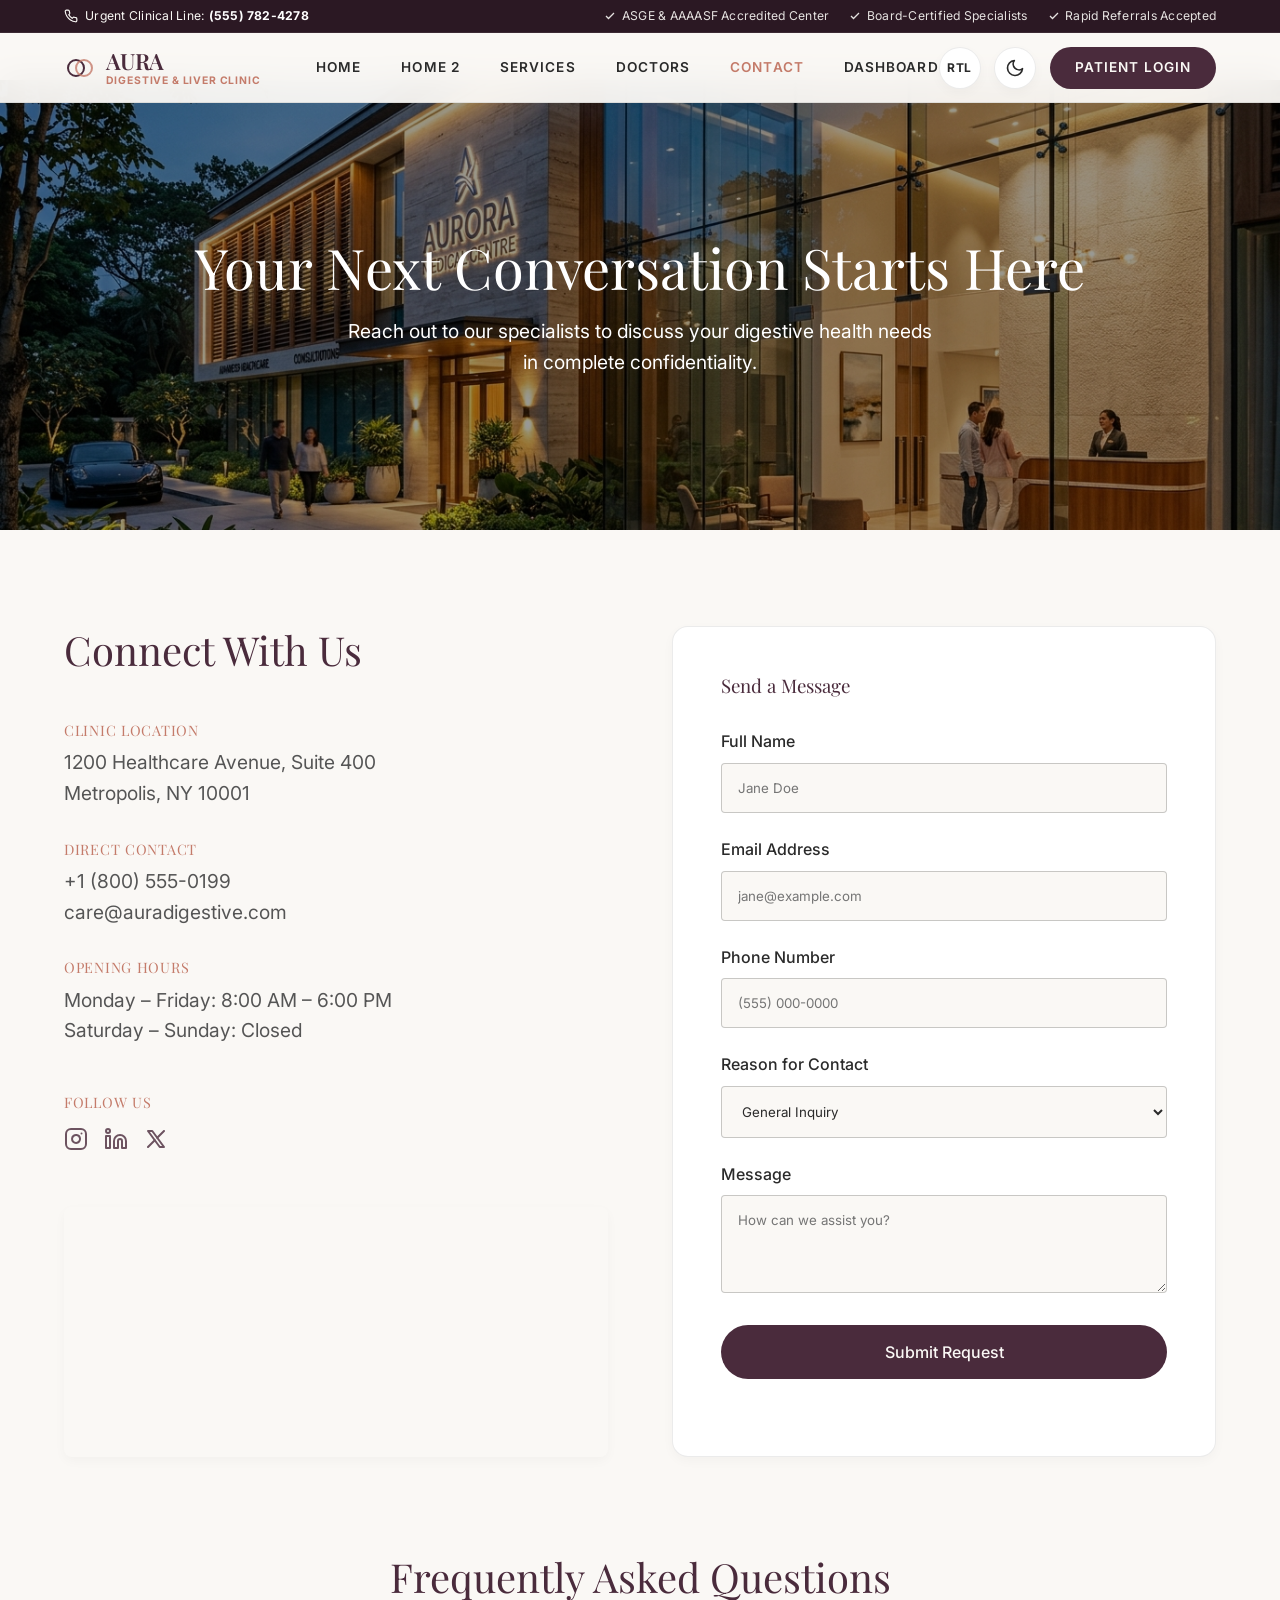
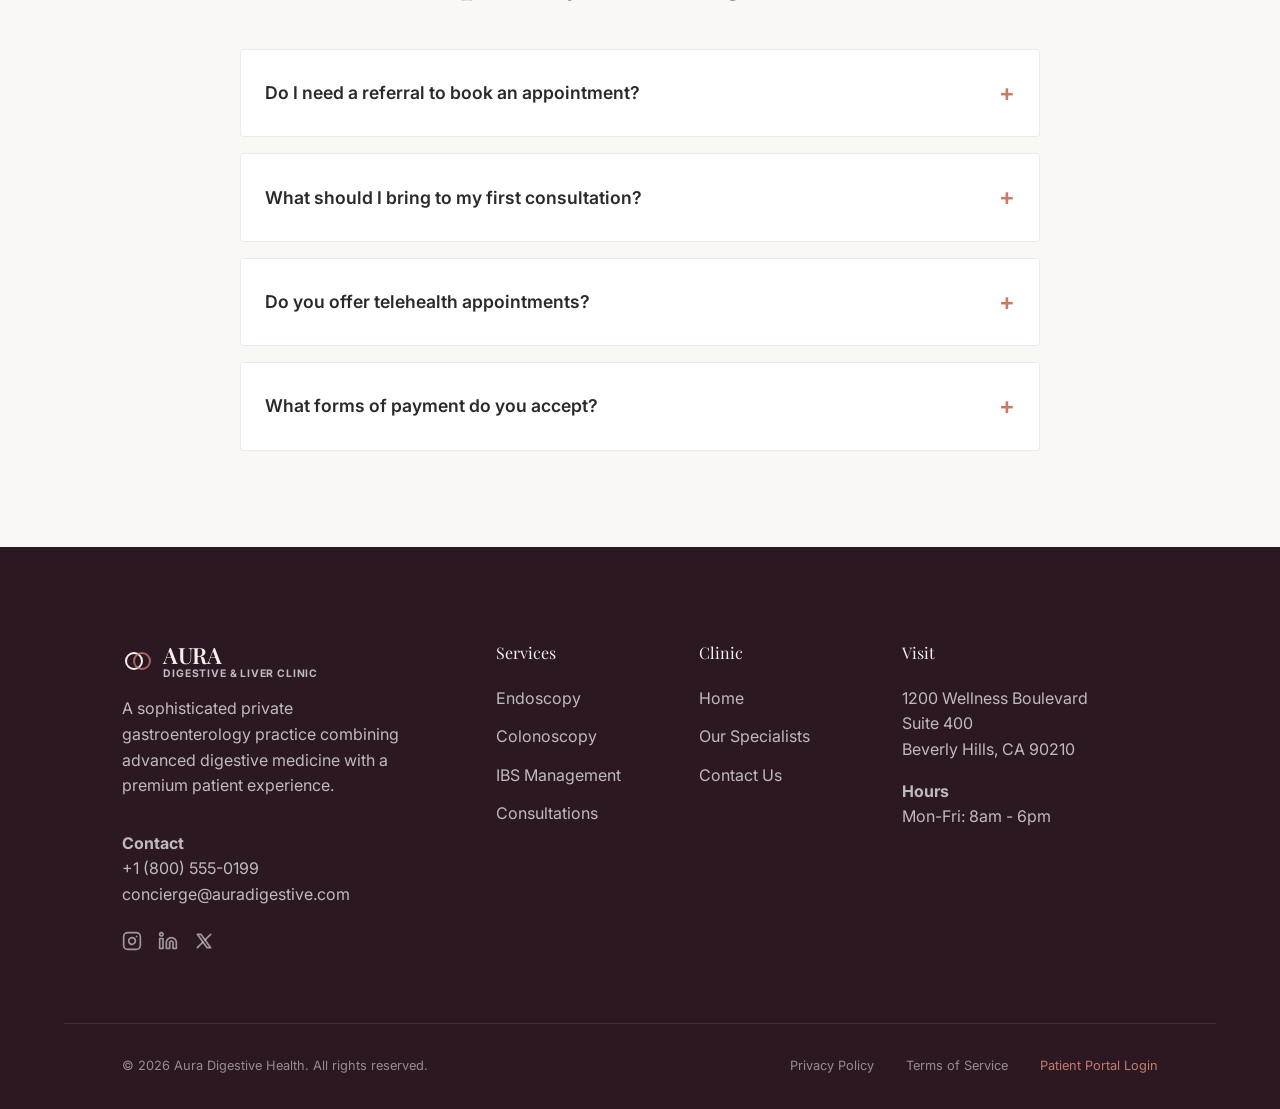
<file: contact.html>
<!DOCTYPE html>
<html lang="en">
<head>
  <link rel="icon" type="image/svg+xml" href="favicon.svg">
  <meta charset="UTF-8">
  <meta name="viewport" content="width=device-width, initial-scale=1.0">
  <title>Contact | Aura Digestive Health</title>
  <link href="https://fonts.googleapis.com/css2?family=Inter:wght@300;400;500;600&family=Playfair+Display:wght@400;500;600&display=swap" rel="stylesheet">
  <link rel="stylesheet" href="styles.css">
  <style>
    .contact-hero {
      position: relative;
      height: 50vh;
      display: flex;
      align-items: center;
      justify-content: center;
      text-align: center;
      color: white;
      margin-top: 80px;
    }
    .contact-hero::before {
      content: '';
      position: absolute;
      top: 0; left: 0; right: 0; bottom: 0;
      background: url('assets/contact_hero.jpg') center/cover;
      filter: brightness(0.6);
      z-index: -1;
    }
    .contact-grid {
      display: grid;
      grid-template-columns: 1fr 1fr;
      gap: 4rem;
      padding: 6rem 5%;
    }
    .contact-form {
      background: var(--bg-tertiary);
      padding: 3rem;
      border-radius: var(--radius-lg);
      border: 1px solid var(--border-light);
      box-shadow: var(--shadow-sm);
    }
    .form-group {
      margin-bottom: 1.5rem;
    }
    .form-label {
      display: block;
      margin-bottom: 0.5rem;
      font-weight: 500;
      color: var(--text-primary);
    }
    .form-input {
      width: 100%;
      padding: 1rem;
      border: 1px solid var(--border-dark);
      border-radius: var(--radius-sm);
      background: var(--bg-primary);
      color: var(--text-primary);
      font-family: inherit;
    }
    .contact-info-block {
      margin-bottom: 2rem;
    }
    .contact-info-block h4 {
      color: var(--color-terracotta);
      font-size: 0.9rem;
      text-transform: uppercase;
      letter-spacing: 0.05em;
      margin-bottom: 0.5rem;
    }
    .contact-info-block p {
      font-size: 1.2rem;
      color: var(--text-secondary);
    }
    
    @media (max-width: 768px) {
      .contact-grid { grid-template-columns: 1fr; }
    }
      .faq-item {
      background: var(--bg-tertiary);
      border: 1px solid var(--border-light);
      border-radius: var(--radius-sm);
      overflow: hidden;
    }
    .faq-summary {
      padding: 1.5rem;
      font-weight: 600;
      font-size: 1.1rem;
      color: var(--text-primary);
      cursor: pointer;
      list-style: none;
      display: flex;
      justify-content: space-between;
      align-items: center;
    }
    .faq-summary::-webkit-details-marker {
      display: none;
    }
    .faq-summary::after {
      content: '+';
      font-size: 1.5rem;
      color: var(--color-terracotta);
      transition: transform 0.3s ease;
    }
    details[open] .faq-summary::after {
      content: '-';
    }
    .faq-content {
      padding: 0 1.5rem 1.5rem;
      color: var(--text-secondary);
      line-height: 1.6;
      border-top: 1px solid var(--border-light);
      margin-top: 0.5rem;
      padding-top: 1rem;
    }
  </style>
</head>
<body>

  <nav class="navbar">
    <div class="clinic-topbar">
      <div class="container clinic-topbar-inner">
        <div class="clinic-topbar-item">
          <svg width="14" height="14" viewBox="0 0 24 24" fill="none" stroke="currentColor" stroke-width="2"><path d="M22 16.92v3a2 2 0 0 1-2.18 2 19.79 19.79 0 0 1-8.63-3.07 19.5 19.5 0 0 1-6-6 19.79 19.79 0 0 1-3.07-8.67A2 2 0 0 1 4.11 2h3a2 2 0 0 1 2 1.72 12.84 12.84 0 0 0 .7 2.81 2 2 0 0 1-.45 2.11L8.09 9.91a16 16 0 0 0 6 6l1.27-1.27a2 2 0 0 1 2.11-.45 12.84 12.84 0 0 0 2.81.7A2 2 0 0 1 22 16.92z"/></svg>
          <span>Urgent Clinical Line: <strong>(555) 782-4278</strong></span>
        </div>
        <div class="clinic-topbar-badges">
          <span><svg width="12" height="12" viewBox="0 0 24 24" fill="none" stroke="currentColor" stroke-width="2.5"><polyline points="20 6 9 17 4 12"/></svg> ASGE &amp; AAAASF Accredited Center</span>
          <span class="desktop-only"><svg width="12" height="12" viewBox="0 0 24 24" fill="none" stroke="currentColor" stroke-width="2.5"><polyline points="20 6 9 17 4 12"/></svg> Board-Certified Specialists</span>
          <span><svg width="12" height="12" viewBox="0 0 24 24" fill="none" stroke="currentColor" stroke-width="2.5"><polyline points="20 6 9 17 4 12"/></svg> Rapid Referrals Accepted</span>
        </div>
      </div>
    </div>
    <div class="container navbar-inner">
      <a href="index.html" class="nav-brand">
        <svg width="32" height="32" viewBox="0 0 32 32" fill="none" style="margin-inline-end: 0.6rem; flex-shrink: 0;">
          <circle cx="12" cy="16" r="8" stroke="currentColor" stroke-width="2"/>
          <circle cx="20" cy="16" r="8" stroke="var(--color-terracotta)" stroke-width="2" opacity="0.8"/>
        </svg>
        <div style="display: flex; flex-direction: column; line-height: 1.15;">
          <span>AURA</span>
          <span class="nav-brand-sub">Digestive &amp; Liver Clinic</span>
        </div>
      </a>
      <div class="nav-links">
        <a href="index.html" class="nav-link">Home</a>
        <a href="home2.html" class="nav-link">Home 2</a>
        <a href="services.html" class="nav-link">Services</a>
        <a href="doctors.html" class="nav-link">Doctors</a>
        <a href="contact.html" class="nav-link" style="color: var(--color-terracotta);">Contact</a>
        <a href="dashboard.html" class="nav-link">Dashboard</a>
      </div>
      <div class="nav-actions">
        <button id="rtl-toggle" class="theme-toggle" aria-label="Toggle language direction" title="Switch language direction">
          <span class="rtl-text">RTL</span>
        </button>
        <button id="theme-toggle" class="theme-toggle" aria-label="Toggle dark mode" title="Toggle theme"></button>
        <button id="mobile-menu-toggle" class="hamburger" aria-label="Toggle navigation">
          <svg xmlns="http://www.w3.org/2000/svg" width="24" height="24" viewBox="0 0 24 24" fill="none" stroke="currentColor" stroke-width="2" stroke-linecap="round" stroke-linejoin="round" class="hamburger-icon-open"><line x1="3" y1="12" x2="21" y2="12"></line><line x1="3" y1="6" x2="21" y2="6"></line><line x1="3" y1="18" x2="21" y2="18"></line></svg>
        </button>
        <a href="login.html" class="btn btn-primary">Patient Login</a>
      </div>
    </div>
  </nav>

  <main>
    <section class="contact-hero">
      <div class="container">
        <h1 class="hero-title" style="color: white; font-size: 3.5rem;">Your Next Conversation Starts Here</h1>
        <p style="font-size: 1.2rem; max-width: 600px; margin: 0 auto;">Reach out to our specialists to discuss your digestive health needs in complete confidentiality.</p>
      </div>
    </section>

    <section class="contact-grid container">
      <div>
        <h2 style="font-size: 2.5rem; color: var(--color-plum); margin-bottom: 3rem;">Connect With Us</h2>
        
        <div class="contact-info-block">
          <h4>Clinic Location</h4>
          <p>1200 Healthcare Avenue, Suite 400<br>Metropolis, NY 10001</p>
        </div>
        
        <div class="contact-info-block">
          <h4>Direct Contact</h4>
          <p>+1 (800) 555-0199<br>care@auradigestive.com</p>
        </div>
        
        <div class="contact-info-block">
          <h4>Opening Hours</h4>
          <p>Monday &ndash; Friday: 8:00&nbsp;AM &ndash; 6:00&nbsp;PM<br>Saturday &ndash; Sunday: Closed</p>
        </div>
        
        <div class="contact-info-block" style="margin-top: 3rem;">
          <h4>Follow Us</h4>
          <div style="display: flex; gap: 1rem; margin-top: 1rem; color: var(--color-plum);">
            <a href="#" aria-label="Instagram" class="social-icon" style="color: inherit;">
              <svg width="24" height="24" viewBox="0 0 24 24" fill="none" stroke="currentColor" stroke-width="2" stroke-linecap="round" stroke-linejoin="round"><rect x="2" y="2" width="20" height="20" rx="5" ry="5"></rect><path d="M16 11.37A4 4 0 1 1 12.63 8 4 4 0 0 1 16 11.37z"></path><line x1="17.5" y1="6.5" x2="17.51" y2="6.5"></line></svg>
            </a>
            <a href="#" aria-label="LinkedIn" class="social-icon" style="color: inherit;">
              <svg width="24" height="24" viewBox="0 0 24 24" fill="none" stroke="currentColor" stroke-width="2" stroke-linecap="round" stroke-linejoin="round"><path d="M16 8a6 6 0 0 1 6 6v7h-4v-7a2 2 0 0 0-2-2 2 2 0 0 0-2 2v7h-4v-7a6 6 0 0 1 6-6z"></path><rect x="2" y="9" width="4" height="12"></rect><circle cx="4" cy="4" r="2"></circle></svg>
            </a>
            <a href="#" aria-label="Twitter" class="social-icon" style="color: inherit;">
              <svg width="24" height="24" viewBox="0 0 24 24" fill="none" stroke="currentColor" stroke-width="2" stroke-linecap="round" stroke-linejoin="round"><path d="M4 4l11.733 16h4.267l-11.733 -16z"></path><path d="M4 20l6.768 -6.768m2.46 -2.46l6.772 -6.772"></path></svg>
            </a>
          </div>
        </div>

        <div style="margin-top: 3rem; border-radius: var(--radius-md); overflow: hidden; box-shadow: var(--shadow-sm); height: 250px;">
          <iframe src="https://www.google.com/maps/embed?pb=!1m18!1m12!1m3!1d3022.25997233261!2d-73.9877395843469!3d40.75627764283832!2m3!1f0!2f0!3f0!3m2!1i1024!2i768!4f13.1!3m3!1m2!1s0x89c259abbb343361%3A0x8ed7f4d384078170!2sTimes%20Square!5e0!3m2!1sen!2sus!4v1689230198083!5m2!1sen!2sus" width="100%" height="100%" style="border:0;" allowfullscreen="" loading="lazy" referrerpolicy="no-referrer-when-downgrade"></iframe>
        </div>
      </div>
      
      <div class="contact-form">
        <h3 style="color: var(--color-plum); margin-bottom: 2rem;">Send a Message</h3>
        <form>
          <div class="form-group">
            <label class="form-label">Full Name</label>
            <input type="text" class="form-input" placeholder="Jane Doe" required>
          </div>
          <div class="form-group">
            <label class="form-label">Email Address</label>
            <input type="email" class="form-input" placeholder="jane@example.com" required>
          </div>
          <div class="form-group">
            <label class="form-label">Phone Number</label>
            <input type="tel" class="form-input" placeholder="(555) 000-0000">
          </div>
          <div class="form-group">
            <label class="form-label">Reason for Contact</label>
            <select class="form-input">
              <option>General Inquiry</option>
              <option>Book Appointment</option>
              <option>Medical Records</option>
              <option>Billing Question</option>
            </select>
          </div>
          <div class="form-group">
            <label class="form-label">Message</label>
            <textarea class="form-input" rows="4" placeholder="How can we assist you?" required></textarea>
          </div>
          <button type="submit" class="btn btn-primary" style="width: 100%;">Submit Request</button>
        </form>
      </div>
    </section>

    <section class="section container" style="padding-top: 0; padding-bottom: 6rem;">
      <h2 style="font-size: 2.5rem; color: var(--color-plum); margin-bottom: 3rem; text-align: center;">Frequently Asked Questions</h2>
      <div style="max-width: 800px; margin: 0 auto; display: flex; flex-direction: column; gap: 1rem;">
        <details class="faq-item">
          <summary class="faq-summary">Do I need a referral to book an appointment?</summary>
          <div class="faq-content">Most PPO insurance plans do not require a referral, but HMO plans typically do. We recommend checking with your insurance provider prior to your visit to ensure coverage.</div>
        </details>
        <details class="faq-item">
          <summary class="faq-summary">What should I bring to my first consultation?</summary>
          <div class="faq-content">Please bring your photo ID, insurance card, a list of current medications, and any relevant medical records or previous test results related to your digestive health.</div>
        </details>
        <details class="faq-item">
          <summary class="faq-summary">Do you offer telehealth appointments?</summary>
          <div class="faq-content">Yes, we offer telehealth consultations for follow-ups, test result reviews, and initial consultations where appropriate. Please select "Telehealth" when filling out your request form.</div>
        </details>
        <details class="faq-item">
          <summary class="faq-summary">What forms of payment do you accept?</summary>
          <div class="faq-content">We accept all major credit cards, HSA/FSA cards, and personal checks. For specific billing inquiries, our financial concierge is happy to assist you prior to your procedure.</div>
        </details>
      </div>
    </section>
  </main>

  <footer class="footer">
    <div class="container footer-grid">
      <div>
        <div class="nav-brand" style="color: var(--color-sand); margin-bottom: 1rem;">
          <svg width="32" height="32" viewBox="0 0 32 32" fill="none" style="margin-inline-end: 0.6rem; flex-shrink: 0;">
            <circle cx="12" cy="16" r="8" stroke="currentColor" stroke-width="2"/>
            <circle cx="20" cy="16" r="8" stroke="var(--color-terracotta)" stroke-width="2" opacity="0.8"/>
          </svg>
          <div style="display: flex; flex-direction: column; line-height: 1.15;">
            <span>AURA</span>
            <span class="nav-brand-sub" style="color: rgba(255,255,255,0.7);">Digestive &amp; Liver Clinic</span>
          </div>
        </div>
        <p style="color: rgba(255,255,255,0.7); max-width: 300px; margin-bottom: 2rem;">A sophisticated private gastroenterology practice combining advanced digestive medicine with a premium patient experience.</p>
        <div style="color: rgba(255,255,255,0.7);">
          <p><strong>Contact</strong></p>
          <p>+1 (800) 555-0199</p>
                    <p>concierge@auradigestive.com</p>
          <div style="display: flex; gap: 1rem; margin-top: 1.5rem;">
            <a href="#" aria-label="Instagram" class="social-icon">
              <svg width="20" height="20" viewBox="0 0 24 24" fill="none" stroke="currentColor" stroke-width="2" stroke-linecap="round" stroke-linejoin="round"><rect x="2" y="2" width="20" height="20" rx="5" ry="5"></rect><path d="M16 11.37A4 4 0 1 1 12.63 8 4 4 0 0 1 16 11.37z"></path><line x1="17.5" y1="6.5" x2="17.51" y2="6.5"></line></svg>
            </a>
            <a href="#" aria-label="LinkedIn" class="social-icon">
              <svg width="20" height="20" viewBox="0 0 24 24" fill="none" stroke="currentColor" stroke-width="2" stroke-linecap="round" stroke-linejoin="round"><path d="M16 8a6 6 0 0 1 6 6v7h-4v-7a2 2 0 0 0-2-2 2 2 0 0 0-2 2v7h-4v-7a6 6 0 0 1 6-6z"></path><rect x="2" y="9" width="4" height="12"></rect><circle cx="4" cy="4" r="2"></circle></svg>
            </a>
            <a href="#" aria-label="Twitter" class="social-icon">
              <svg width="20" height="20" viewBox="0 0 24 24" fill="none" stroke="currentColor" stroke-width="2" stroke-linecap="round" stroke-linejoin="round"><path d="M4 4l11.733 16h4.267l-11.733 -16z"></path><path d="M4 20l6.768 -6.768m2.46 -2.46l6.772 -6.772"></path></svg>
            </a>
          </div>
        </div>
      </div>
      <div>
        <h4 style="color: var(--color-sand); margin-bottom: 1.5rem;">Services</h4>
        <ul style="color: rgba(255,255,255,0.7); display: flex; flex-direction: column; gap: 0.8rem; list-style: none; padding: 0;">
          <li><a href="services.html" style="color: inherit; text-decoration: none;">Endoscopy</a></li>
          <li><a href="services.html" style="color: inherit; text-decoration: none;">Colonoscopy</a></li>
          <li><a href="services.html" style="color: inherit; text-decoration: none;">IBS Management</a></li>
          <li><a href="services.html" style="color: inherit; text-decoration: none;">Consultations</a></li>
        </ul>
      </div>
      <div>
        <h4 style="color: var(--color-sand); margin-bottom: 1.5rem;">Clinic</h4>
        <ul style="color: rgba(255,255,255,0.7); display: flex; flex-direction: column; gap: 0.8rem; list-style: none; padding: 0;">
          <li><a href="index.html" style="color: inherit; text-decoration: none;">Home</a></li>
          <li><a href="doctors.html" style="color: inherit; text-decoration: none;">Our Specialists</a></li>
          <li><a href="contact.html" style="color: inherit; text-decoration: none;">Contact Us</a></li>
        </ul>
      </div>
      <div>
        <h4 style="color: var(--color-sand); margin-bottom: 1.5rem;">Visit</h4>
        <div style="color: rgba(255,255,255,0.7); line-height: 1.6;">
          <p>1200 Wellness Boulevard<br>Suite 400<br>Beverly Hills, CA 90210</p>
          <p style="margin-top: 1rem;"><strong>Hours</strong></p>
          <p>Mon-Fri: 8am - 6pm</p>
        </div>
      </div>
    </div>
    <div class="container" style="border-top: 1px solid rgba(255,255,255,0.1); margin-top: 4rem; padding-top: 2rem; display: flex; flex-wrap: wrap; justify-content: space-between; align-items: center; font-size: 0.8rem; color: rgba(255,255,255,0.5); gap: 1rem;">
      <div>&copy; 2026 Aura Digestive Health. All rights reserved.</div>
      <div style="display: flex; gap: 2rem; flex-wrap: wrap;">
        <a href="#" style="color: inherit; text-decoration: none;">Privacy Policy</a>
        <a href="#" style="color: inherit; text-decoration: none;">Terms of Service</a>
        <a href="login.html" style="color: var(--color-terracotta); text-decoration: none;">Patient Portal Login</a>
      </div>
    </div>
  </footer>
  <button id="back-to-top" class="back-to-top" aria-label="Back to top">
    <svg width="24" height="24" viewBox="0 0 24 24" fill="none" stroke="currentColor" stroke-width="2" stroke-linecap="round" stroke-linejoin="round"><path d="m18 15-6-6-6 6"/></svg>
  </button>
  <script src="app.js"></script>
</body>
</html>
</file>
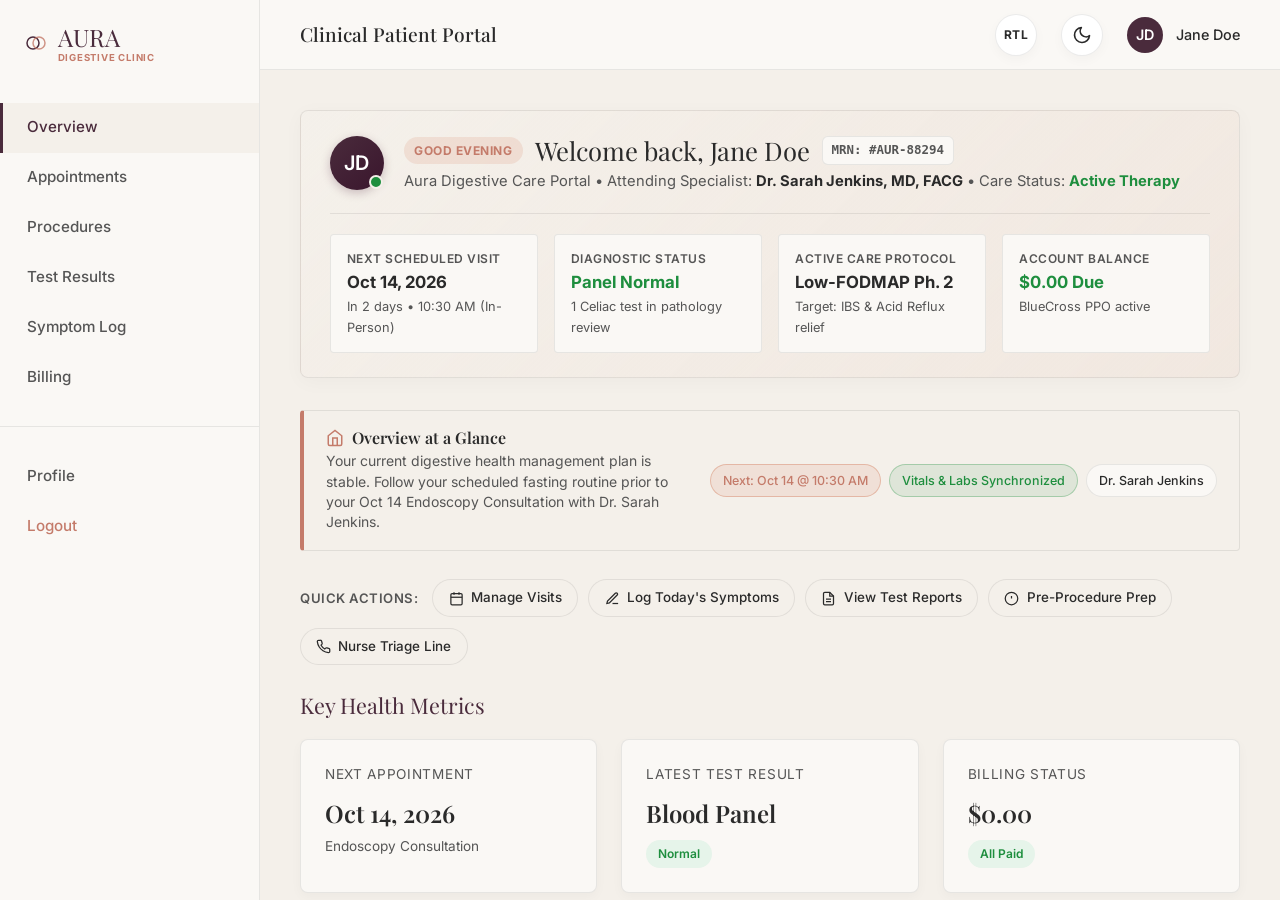
<file: dashboard.html>
<!DOCTYPE html>
<html lang="en">
<head>
  <link rel="icon" type="image/svg+xml" href="favicon.svg">
  <meta charset="UTF-8">
  <meta name="viewport" content="width=device-width, initial-scale=1.0">
  <title>Patient Portal | Aura</title>
  <link href="https://fonts.googleapis.com/css2?family=Inter:wght@300;400;500;600&family=Playfair+Display:wght@400;500;600&display=swap" rel="stylesheet">
  <link rel="stylesheet" href="styles.css">
  <style>
    body { background-color: var(--bg-secondary); }
    
    .dashboard-layout {
      display: flex;
      height: 100vh;
      overflow: hidden;
    }
    
    .sidebar {
      width: 260px;
      background-color: var(--bg-primary);
      border-inline-end: 1px solid var(--border-light);
      display: flex;
      flex-direction: column;
      padding: 1.5rem 0;
    }
    .sidebar-brand {
      font-family: var(--font-serif);
      font-size: 1.5rem;
      color: var(--color-plum);
      padding: 0 1.5rem;
      margin-bottom: 2.5rem;
      display: flex;
      align-items: center;
      text-decoration: none;
    }
    .nav-item {
      padding: 0.8rem 1.5rem;
      display: flex;
      align-items: center;
      gap: 0.8rem;
      color: var(--text-secondary);
      font-size: 0.95rem;
      font-weight: 500;
      transition: all var(--transition-fast);
      border-inline-start: 3px solid transparent;
      cursor: pointer;
      text-decoration: none;
    }
    .nav-item:hover, .nav-item.active {
      background-color: var(--bg-secondary);
      color: var(--color-plum);
      border-left-color: var(--color-plum);
    }
    
    .main-content {
      flex: 1;
      display: flex;
      flex-direction: column;
      overflow: hidden;
    }
    
    .header {
      height: 70px;
      background-color: var(--bg-primary);
      border-bottom: 1px solid var(--border-light);
      display: flex;
      align-items: center;
      justify-content: space-between;
      padding: 0 2.5rem;
    }
    .header-left {
      display: flex;
      align-items: center;
      gap: 1rem;
    }
    .header-title {
      font-size: 1.2rem;
      color: var(--text-primary);
      font-weight: 500;
      white-space: nowrap;
      margin-bottom: 0;
    }
    .header-right {
      display: flex;
      align-items: center;
      gap: 1.5rem;
    }
    .user-profile {
      display: flex;
      align-items: center;
      gap: 0.8rem;
    }
    .user-name {
      font-weight: 500;
      font-size: 0.9rem;
      white-space: nowrap;
    }
    .avatar {
      width: 36px; height: 36px;
      border-radius: 50%;
      background-color: var(--color-plum);
      color: white;
      display: flex;
      align-items: center;
      justify-content: center;
      font-size: 0.9rem;
      font-weight: 600;
    }
    
    .content-area {
      flex: 1;
      padding: 2.5rem;
      overflow-y: auto;
    }
    
    .page-title {
      font-size: 2rem;
      color: var(--color-plum);
      margin-bottom: 2rem;
    }
    
    /* Tabs */
    .tab-pane {
      display: none;
      animation: fadeIn 0.3s ease;
    }
    .tab-pane.active {
      display: block;
    }
    
    @keyframes fadeIn {
      from { opacity: 0; transform: translateY(10px); }
      to { opacity: 1; transform: translateY(0); }
    }
    
    /* Dashboard Common Styles */
    .dashboard-grid {
      display: grid;
      grid-template-columns: repeat(3, 1fr);
      gap: 1.5rem;
      margin-bottom: 2rem;
    }
    .widget-card {
      background-color: var(--bg-primary);
      border-radius: var(--radius-md);
      padding: 1.5rem;
      border: 1px solid var(--border-light);
      box-shadow: var(--shadow-sm);
    }
    .widget-title {
      font-size: 0.85rem;
      text-transform: uppercase;
      letter-spacing: 0.05em;
      color: var(--text-secondary);
      margin-bottom: 0.5rem;
    }
    .widget-value {
      font-size: 1.5rem;
      font-weight: 600;
      color: var(--text-primary);
      font-family: var(--font-serif);
    }
    .status-badge {
      display: inline-block;
      padding: 0.25rem 0.75rem;
      border-radius: var(--radius-full);
      font-size: 0.75rem;
      font-weight: 600;
      background: #e6f4ea;
      color: #1e8e3e;
      margin-top: 0.5rem;
    }
    .status-badge.pending { background: #fef7e0; color: #f29900; }
    .status-badge.flagged { background: #fce8e6; color: #d93025; }
    
    .panel {
      background-color: var(--bg-primary);
      border-radius: var(--radius-md);
      border: 1px solid var(--border-light);
      box-shadow: var(--shadow-sm);
      overflow: hidden;
      margin-bottom: 2rem;
    }
    .panel-header {
      padding: 1.5rem;
      border-bottom: 1px solid var(--border-light);
      display: flex;
      justify-content: space-between;
      align-items: center;
      flex-wrap: wrap;
      gap: 1rem;
    }
    .panel-header h3 { margin: 0; font-size: 1.2rem; color: var(--color-plum); }
    
    /* Data Table */
    .data-table {
      width: 100%;
      border-collapse: collapse;
    }
    .data-table th, .data-table td {
      padding: 1rem 1.5rem;
      text-align: left;
      border-bottom: 1px solid var(--border-light);
    }
    .data-table th {
      font-size: 0.85rem;
      text-transform: uppercase;
      color: var(--text-secondary);
      font-weight: 600;
      background: var(--bg-secondary);
    }
    .data-table tr:last-child td { border-bottom: none; }
    
    /* Appointment Item */
    .appointment-item {
      padding: 1.5rem;
      display: grid;
      grid-template-columns: auto 1fr auto;
      gap: 1.5rem;
      align-items: center;
      border-bottom: 1px solid var(--border-light);
    }
    .appointment-item:last-child { border-bottom: none; }
    
    .date-box {
      background-color: var(--bg-secondary);
      padding: 0.8rem;
      border-radius: var(--radius-sm);
      text-align: center;
      min-width: 80px;
    }
    .date-month { font-size: 0.8rem; text-transform: uppercase; color: var(--text-secondary); font-weight: 600; }
    .date-day { font-size: 1.5rem; font-weight: 600; color: var(--color-plum); }
    
    .app-details h4 { margin-bottom: 0.25rem; font-size: 1.1rem; }
    .app-details p { color: var(--text-secondary); font-size: 0.9rem; margin-bottom: 0.25rem; }
    
    /* Forms */
    .form-group { margin-bottom: 1.5rem; }
    .form-group label {
      display: block;
      margin-bottom: 0.5rem;
      font-size: 0.9rem;
      font-weight: 500;
      color: var(--text-primary);
    }
    .form-control {
      width: 100%;
      padding: 0.8rem 1rem;
      border: 1px solid var(--border-light);
      border-radius: var(--radius-sm);
      font-family: inherit;
      background: var(--bg-secondary);
    }
    
    #dashboard-menu-toggle {
      display: none;
      background: none;
      border: none;
      color: var(--text-primary);
      cursor: pointer;
      padding: 0.5rem;
      margin-inline-start: -0.5rem;
    }
    
    .mobile-logo {
      display: none;
      align-items: center;
      text-decoration: none;
      font-family: var(--font-serif);
      font-size: 1.5rem;
      color: var(--color-plum);
      white-space: nowrap;
    }

    @media (max-width: 480px) {
      .header { padding: 0 1rem !important; }
      .header-left { gap: 0.5rem; min-width: 0; }
      .header-right { gap: 0.4rem !important; }
      .mobile-logo { font-size: 3.4vw; }
      .mobile-logo svg { width: 20px; height: 20px; margin-inline-end: 0.3rem !important; }
    }
    
    .sidebar-tools {
      display: flex;
      align-items: center;
      gap: 0.85rem;
      padding: 1.25rem 1.5rem;
      border-top: 1px solid var(--border-light);
      margin-top: 1rem;
    }
    .sidebar-tools:empty { display: none; }

    .mobile-portal-title {
      display: none;
      font-size: 1.2rem;
      color: var(--text-primary);
      font-weight: 500;
      white-space: nowrap;
      margin-bottom: 0;
      padding-inline-start: 1.5rem;
    }
    
    #sidebar-close {
      display: none;
      background: none;
      border: none;
      font-size: 2rem;
      cursor: pointer;
      color: var(--text-primary);
      padding: 0.5rem;
      line-height: 1;
    }
    
    .symptom-grid {
      display: grid; 
      grid-template-columns: 1fr 2fr; 
      gap: 2rem;
    }

    @media (max-width: 1024px) {
      .dashboard-grid { grid-template-columns: repeat(2, 1fr); }
      .header { padding: 0 1.5rem; }
      .content-area { padding: 1.5rem; }
      
      #dashboard-menu-toggle { display: flex; }
      
      .sidebar {
        position: fixed;
        top: 0;
        left: 0;
        height: 100vh;
        z-index: 1000;
        transform: translateX(-100%);
        transition: transform 0.3s ease;
        box-shadow: var(--shadow-lg);
        width: 280px;
      }
      .sidebar.open {
        transform: translateX(0);
      }
      
      .desktop-logo, .desktop-portal-title { display: none !important; }
      .mobile-logo { display: flex !important; }
      .mobile-portal-title { display: block !important; }
      
      #sidebar-close {
        display: block !important;
      }
      .nav-item {
        padding: 1.2rem 1.5rem;
        font-size: 1.1rem;
      }
      
      .symptom-grid {
        grid-template-columns: 1fr;
      }
    }

    /* Global Patient Welcome Banner & At-A-Glance Information */
    .global-patient-welcome {
      background: linear-gradient(135deg, var(--bg-secondary) 0%, rgba(200, 90, 50, 0.05) 100%);
      border: 1px solid var(--border-light);
      border-radius: var(--radius-md);
      padding: 1.5rem 1.8rem;
      margin-bottom: 2rem;
      box-shadow: 0 4px 20px rgba(0, 0, 0, 0.03);
      position: relative;
    }

    .welcome-main-info {
      display: flex;
      align-items: center;
      gap: 1.25rem;
      flex-wrap: wrap;
    }

    .welcome-avatar-wrapper {
      position: relative;
      flex-shrink: 0;
    }

    .welcome-avatar {
      width: 54px;
      height: 54px;
      border-radius: 50%;
      background: linear-gradient(135deg, var(--color-plum) 0%, #3a162d 100%);
      color: #fff;
      display: flex;
      align-items: center;
      justify-content: center;
      font-size: 1.25rem;
      font-weight: 600;
      letter-spacing: 0.5px;
      box-shadow: 0 3px 10px rgba(74, 28, 57, 0.25);
    }

    .welcome-status-dot {
      position: absolute;
      bottom: 1px;
      right: 1px;
      width: 14px;
      height: 14px;
      background: #1e8e3e;
      border: 2.5px solid var(--bg-secondary);
      border-radius: 50%;
    }

    .welcome-text-group {
      flex: 1;
      min-width: 260px;
    }

    .welcome-greeting-row {
      display: flex;
      align-items: center;
      gap: 0.75rem;
      flex-wrap: wrap;
      margin-bottom: 0.25rem;
    }

    .welcome-time-pill {
      background: rgba(200, 90, 50, 0.12);
      color: var(--color-terracotta);
      font-size: 0.75rem;
      font-weight: 700;
      text-transform: uppercase;
      letter-spacing: 0.5px;
      padding: 0.25rem 0.65rem;
      border-radius: 20px;
    }

    .welcome-name {
      font-family: var(--font-serif);
      font-size: 1.6rem;
      color: var(--text-primary);
      margin: 0;
      line-height: 1.2;
    }

    .patient-id-badge {
      font-size: 0.78rem;
      color: var(--text-secondary);
      background: var(--bg-primary);
      border: 1px solid var(--border-light);
      padding: 0.2rem 0.55rem;
      border-radius: 6px;
      font-family: monospace;
      font-weight: 600;
    }

    .welcome-subtitle {
      color: var(--text-secondary);
      font-size: 0.92rem;
      margin: 0;
      line-height: 1.5;
    }

    .welcome-subtitle strong {
      color: var(--text-primary);
    }

    .welcome-glance-metrics {
      display: grid;
      grid-template-columns: repeat(4, 1fr);
      gap: 1rem;
      margin-top: 1.35rem;
      padding-top: 1.25rem;
      border-top: 1px solid var(--border-light);
    }

    .glance-metric-item {
      background: var(--bg-primary);
      border: 1px solid var(--border-light);
      border-radius: var(--radius-sm);
      padding: 0.85rem 1rem;
      display: flex;
      flex-direction: column;
      transition: transform 0.2s ease, box-shadow 0.2s ease;
    }

    .glance-metric-item:hover {
      transform: translateY(-2px);
      box-shadow: 0 4px 12px rgba(0, 0, 0, 0.05);
    }

    .glance-metric-label {
      font-size: 0.75rem;
      font-weight: 600;
      text-transform: uppercase;
      letter-spacing: 0.5px;
      color: var(--text-secondary);
      margin-bottom: 0.25rem;
    }

    .glance-metric-val {
      font-size: 1.05rem;
      font-weight: 700;
      color: var(--text-primary);
      line-height: 1.3;
    }

    .glance-metric-val.status-ok {
      color: #1e8e3e;
    }

    .glance-metric-sub {
      font-size: 0.8rem;
      color: var(--text-secondary);
      margin-top: 0.2rem;
    }

    /* Page-Specific At-A-Glance Information Banners (For All Pages) */
    .tab-glance-strip {
      display: flex;
      justify-content: space-between;
      align-items: center;
      background: var(--bg-secondary);
      border: 1px solid var(--border-light);
      border-inline-start: 4px solid var(--color-terracotta);
      border-radius: var(--radius-sm);
      padding: 1.1rem 1.4rem;
      margin-bottom: 1.75rem;
      gap: 1.25rem;
      flex-wrap: wrap;
    }

    .tab-glance-content {
      flex: 1;
      min-width: 260px;
    }

    .tab-glance-content h4 {
      font-size: 1rem;
      font-weight: 600;
      margin-bottom: 0.25rem;
      color: var(--text-primary);
      display: flex;
      align-items: center;
      gap: 0.5rem;
    }

    .tab-glance-content p {
      font-size: 0.875rem;
      color: var(--text-secondary);
      margin: 0;
      line-height: 1.45;
    }

    .tab-glance-pills {
      display: flex;
      gap: 0.5rem;
      flex-wrap: wrap;
      align-items: center;
    }

    .glance-pill {
      font-size: 0.78rem;
      background: var(--bg-primary);
      border: 1px solid var(--border-light);
      padding: 0.35rem 0.75rem;
      border-radius: 20px;
      color: var(--text-primary);
      font-weight: 500;
      white-space: nowrap;
      display: inline-flex;
      align-items: center;
      gap: 0.35rem;
    }

    .glance-pill-success {
      background: rgba(30, 142, 62, 0.1);
      border-color: rgba(30, 142, 62, 0.3);
      color: #1e8e3e;
    }

    .glance-pill-highlight {
      background: rgba(200, 90, 50, 0.1);
      border-color: rgba(200, 90, 50, 0.3);
      color: var(--color-terracotta);
    }

    /* Quick Shortcuts Bar */
    .quick-actions-bar {
      display: flex;
      align-items: center;
      gap: 0.65rem;
      margin-bottom: 1.75rem;
      flex-wrap: wrap;
    }

    .quick-actions-label {
      font-size: 0.82rem;
      font-weight: 600;
      color: var(--text-secondary);
      text-transform: uppercase;
      letter-spacing: 0.5px;
      margin-inline-end: 0.25rem;
    }

    .quick-action-btn {
      display: inline-flex;
      align-items: center;
      gap: 0.45rem;
      background: var(--bg-secondary);
      border: 1px solid var(--border-light);
      border-radius: 20px;
      padding: 0.45rem 0.95rem;
      font-size: 0.84rem;
      font-weight: 500;
      color: var(--text-primary);
      cursor: pointer;
      text-decoration: none;
      transition: all 0.2s ease;
    }

    .quick-action-btn:hover {
      background: var(--color-plum);
      color: #fff;
      border-color: var(--color-plum);
      transform: translateY(-1px);
    }

    .quick-action-btn svg {
      width: 15px;
      height: 15px;
      stroke: currentColor;
    }

    @media (max-width: 1024px) {
      .welcome-glance-metrics {
        grid-template-columns: repeat(2, 1fr);
      }
    }

    @media (max-width: 768px) {
      .dashboard-grid { grid-template-columns: 1fr; }
      .appointment-item { grid-template-columns: 1fr; text-align: center; justify-items: center; }
      .welcome-glance-metrics { grid-template-columns: 1fr; }
      .welcome-greeting-row { flex-direction: column; align-items: flex-start; }
      .tab-glance-strip { flex-direction: column; align-items: flex-start; }
      
      .data-table {
        display: block;
        width: 100%;
        overflow-x: auto;
        white-space: nowrap;
      }
      
      .user-name {
        display: none;
      }
      .header-right {
        gap: 0.8rem;
      }
      .header-right .avatar {
        width: 42px;
        height: 42px;
        min-width: 42px;
        flex-shrink: 0;
      }
    }

    @media (max-width: 480px) {
      .header-right .avatar {
        width: 38px;
        height: 38px;
        min-width: 38px;
      }
    }
  </style>
</head>
<body>

  <div class="dashboard-layout">
    
    <aside class="sidebar">
      <div style="display: flex; justify-content: space-between; align-items: center; margin-bottom: 2.5rem; padding-inline-end: 1rem;">
        <a href="index.html" class="sidebar-brand desktop-logo" style="margin-bottom: 0;">
          <svg width="24" height="24" viewBox="0 0 32 32" fill="none" style="margin-inline-end: 0.6rem; flex-shrink: 0;">
            <circle cx="12" cy="16" r="8" stroke="currentColor" stroke-width="2"/>
            <circle cx="20" cy="16" r="8" stroke="var(--color-terracotta)" stroke-width="2" opacity="0.8"/>
          </svg>
          <div style="display: flex; flex-direction: column; line-height: 1.15;">
            <span>AURA</span>
            <span class="nav-brand-sub" style="font-size: 0.6rem;">Digestive Clinic</span>
          </div>
        </a>
        <h2 class="mobile-portal-title">Patient Portal</h2>
        <button id="sidebar-close" aria-label="Close menu">&times;</button>
      </div>
      <nav>
        <a onclick="switchTab('overview')" id="link-overview" class="nav-item active">Overview</a>
        <a onclick="switchTab('appointments')" id="link-appointments" class="nav-item">Appointments</a>
        <a onclick="switchTab('procedures')" id="link-procedures" class="nav-item">Procedures</a>
        <a onclick="switchTab('test-results')" id="link-test-results" class="nav-item">Test Results</a>
        <a onclick="switchTab('symptom-log')" id="link-symptom-log" class="nav-item">Symptom Log</a>
        <a onclick="switchTab('billing')" id="link-billing" class="nav-item">Billing</a>
        <div style="height: 1px; background: var(--border-light); margin: 1.5rem 0;"></div>
        <a onclick="switchTab('profile')" id="link-profile" class="nav-item">Profile</a>
        <a href="index.html" class="nav-item" style="color: var(--color-terracotta);">Logout</a>
      </nav>
      <div class="sidebar-tools" id="sidebar-tools"></div>
    </aside>

    <main class="main-content">
      <header class="header">
        <div class="header-left">
          <button id="dashboard-menu-toggle" aria-label="Toggle navigation">
            <svg xmlns="http://www.w3.org/2000/svg" width="24" height="24" viewBox="0 0 24 24" fill="none" stroke="currentColor" stroke-width="2" stroke-linecap="round" stroke-linejoin="round"><line x1="3" y1="12" x2="21" y2="12"></line><line x1="3" y1="6" x2="21" y2="6"></line><line x1="3" y1="18" x2="21" y2="18"></line></svg>
          </button>
          <h2 class="header-title desktop-portal-title">Clinical Patient Portal</h2>
          <a href="index.html" class="mobile-logo">
            <svg width="24" height="24" viewBox="0 0 32 32" fill="none" style="margin-inline-end: 0.6rem; flex-shrink: 0;">
              <circle cx="12" cy="16" r="8" stroke="currentColor" stroke-width="2"/>
              <circle cx="20" cy="16" r="8" stroke="var(--color-terracotta)" stroke-width="2" opacity="0.8"/>
            </svg>
            Aura Digestive Clinic
          </a>
        </div>
        <div class="header-right">
          <button id="rtl-toggle" class="theme-toggle" aria-label="Toggle language direction" title="Switch language direction">
            <span class="rtl-text">RTL</span>
          </button>
          <button id="theme-toggle" class="theme-toggle" aria-label="Toggle dark mode" title="Toggle theme"></button>

          <div class="user-profile">
            <div class="avatar">JD</div>
            <span class="user-name">Jane Doe</span>
          </div>
        </div>
      </header>
      
      <div class="content-area">
      
        <!-- GLOBAL WELCOME MESSAGE & AT-A-GLANCE PATIENT INFORMATION (FOR ALL PAGES) -->
        <section class="global-patient-welcome" aria-label="Patient Welcome and Summary">
          <div class="welcome-main-info">
            <div class="welcome-avatar-wrapper">
              <div class="welcome-avatar">JD</div>
              <span class="welcome-status-dot" title="Active Clinical Account"></span>
            </div>
            <div class="welcome-text-group">
              <div class="welcome-greeting-row">
                <span class="welcome-time-pill" id="current-greeting-time">Good day</span>
                <h1 class="welcome-name">Welcome back, Jane Doe</h1>
                <span class="patient-id-badge">MRN: #AUR-88294</span>
              </div>
              <p class="welcome-subtitle">
                Aura Digestive Care Portal &bull; Attending Specialist: <strong>Dr. Sarah Jenkins, MD, FACG</strong> &bull; Care Status: <strong style="color: #1e8e3e;">Active Therapy</strong>
              </p>
            </div>
          </div>
          
          <div class="welcome-glance-metrics">
            <div class="glance-metric-item">
              <span class="glance-metric-label">Next Scheduled Visit</span>
              <span class="glance-metric-val">Oct 14, 2026</span>
              <span class="glance-metric-sub">In 2 days &bull; 10:30 AM (In-Person)</span>
            </div>
            <div class="glance-metric-item">
              <span class="glance-metric-label">Diagnostic Status</span>
              <span class="glance-metric-val status-ok">Panel Normal</span>
              <span class="glance-metric-sub">1 Celiac test in pathology review</span>
            </div>
            <div class="glance-metric-item">
              <span class="glance-metric-label">Active Care Protocol</span>
              <span class="glance-metric-val">Low-FODMAP Ph. 2</span>
              <span class="glance-metric-sub">Target: IBS & Acid Reflux relief</span>
            </div>
            <div class="glance-metric-item">
              <span class="glance-metric-label">Account Balance</span>
              <span class="glance-metric-val status-ok">$0.00 Due</span>
              <span class="glance-metric-sub">BlueCross PPO active</span>
            </div>
          </div>
        </section>
      
        <!-- OVERVIEW TAB -->
        <div id="tab-overview" class="tab-pane active">
          <div class="tab-glance-strip">
            <div class="tab-glance-content">
              <h4>
                <svg width="18" height="18" viewBox="0 0 24 24" fill="none" stroke="var(--color-terracotta)" stroke-width="2"><path d="M3 9l9-7 9 7v11a2 2 0 0 1-2 2H5a2 2 0 0 1-2-2z"></path><polyline points="9 22 9 12 15 12 15 22"></polyline></svg>
                Overview at a Glance
              </h4>
              <p>Your current digestive health management plan is stable. Follow your scheduled fasting routine prior to your Oct 14 Endoscopy Consultation with Dr. Sarah Jenkins.</p>
            </div>
            <div class="tab-glance-pills">
              <span class="glance-pill glance-pill-highlight">Next: Oct 14 @ 10:30 AM</span>
              <span class="glance-pill glance-pill-success">Vitals & Labs Synchronized</span>
              <span class="glance-pill">Dr. Sarah Jenkins</span>
            </div>
          </div>

          <div class="quick-actions-bar">
            <span class="quick-actions-label">Quick Actions:</span>
            <a onclick="switchTab('appointments')" class="quick-action-btn">
              <svg viewBox="0 0 24 24" fill="none" stroke-width="2"><rect x="3" y="4" width="18" height="18" rx="2" ry="2"></rect><line x1="16" y1="2" x2="16" y2="6"></line><line x1="8" y1="2" x2="8" y2="6"></line><line x1="3" y1="10" x2="21" y2="10"></line></svg>
              Manage Visits
            </a>
            <a onclick="switchTab('symptom-log')" class="quick-action-btn">
              <svg viewBox="0 0 24 24" fill="none" stroke-width="2"><path d="M12 20h9"></path><path d="M16.5 3.5a2.121 2.121 0 0 1 3 3L7 19l-4 1 1-4L16.5 3.5z"></path></svg>
              Log Today's Symptoms
            </a>
            <a onclick="switchTab('test-results')" class="quick-action-btn">
              <svg viewBox="0 0 24 24" fill="none" stroke-width="2"><path d="M14 2H6a2 2 0 0 0-2 2v16a2 2 0 0 0 2 2h12a2 2 0 0 0 2-2V8z"></path><polyline points="14 2 14 8 20 8"></polyline><line x1="16" y1="13" x2="8" y2="13"></line><line x1="16" y1="17" x2="8" y2="17"></line></svg>
              View Test Reports
            </a>
            <a onclick="switchTab('procedures')" class="quick-action-btn">
              <svg viewBox="0 0 24 24" fill="none" stroke-width="2"><circle cx="12" cy="12" r="10"></circle><line x1="12" y1="8" x2="12" y2="12"></line><line x1="12" y1="16" x2="12.01" y2="16"></line></svg>
              Pre-Procedure Prep
            </a>
            <a href="tel:5550192834" class="quick-action-btn">
              <svg viewBox="0 0 24 24" fill="none" stroke-width="2"><path d="M22 16.92v3a2 2 0 0 1-2.18 2 19.79 19.79 0 0 1-8.63-3.07 19.5 19.5 0 0 1-6-6 19.79 19.79 0 0 1-3.07-8.67A2 2 0 0 1 4.11 2h3a2 2 0 0 1 2 1.72 12.84 12.84 0 0 0 .7 2.81 2 2 0 0 1-.45 2.11L8.09 9.91a16 16 0 0 0 6 6l1.27-1.27a2 2 0 0 1 2.11-.45 12.84 12.84 0 0 0 2.81.7A2 2 0 0 1 22 16.92z"></path></svg>
              Nurse Triage Line
            </a>
          </div>
          
          <h2 class="page-title" style="font-size: 1.35rem; margin-bottom: 1.25rem;">Key Health Metrics</h2>
          
          <div class="dashboard-grid">
            <div class="widget-card">
              <div class="widget-title">Next Appointment</div>
              <div class="widget-value">Oct 14, 2026</div>
              <div style="font-size: 0.85rem; color: var(--text-secondary); margin-top: 0.25rem;">Endoscopy Consultation</div>
            </div>
            
            <div class="widget-card">
              <div class="widget-title">Latest Test Result</div>
              <div class="widget-value">Blood Panel</div>
              <div class="status-badge">Normal</div>
            </div>
            
            <div class="widget-card">
              <div class="widget-title">Billing Status</div>
              <div class="widget-value">$0.00</div>
              <div class="status-badge">All Paid</div>
            </div>
          </div>

          <div class="panel">
            <div class="panel-header">
              <h3>Upcoming Appointments</h3>
              <button onclick="switchTab('appointments')" class="btn btn-primary" style="padding: 0.5rem 1rem; font-size: 0.85rem;">View All</button>
            </div>
            
            <div class="appointment-item">
              <div class="date-box">
                <div class="date-month">Oct</div>
                <div class="date-day">14</div>
              </div>
              <div class="app-details">
                <h4>Endoscopy Consultation</h4>
                <p>Dr. Sarah Jenkins &bull; 10:30 AM</p>
                <p>1200 Healthcare Avenue, Suite 400</p>
              </div>
              <div>
                <button class="btn btn-secondary" style="padding: 0.5rem 1rem; font-size: 0.85rem;">Details</button>
              </div>
            </div>
          </div>
        </div>

        <!-- APPOINTMENTS TAB -->
        <div id="tab-appointments" class="tab-pane">
          <div class="tab-glance-strip">
            <div class="tab-glance-content">
              <h4>
                <svg width="18" height="18" viewBox="0 0 24 24" fill="none" stroke="var(--color-terracotta)" stroke-width="2"><rect x="3" y="4" width="18" height="18" rx="2" ry="2"></rect><line x1="16" y1="2" x2="16" y2="6"></line><line x1="8" y1="2" x2="8" y2="6"></line><line x1="3" y1="10" x2="21" y2="10"></line></svg>
                Appointments at a Glance
              </h4>
              <p>You have 1 upcoming in-person consult in 2 days and 1 upcoming video telehealth visit scheduled. 2 past appointment consultation summaries are available for download.</p>
            </div>
            <div class="tab-glance-pills">
              <span class="glance-pill glance-pill-highlight">Next: Oct 14 @ 10:30 AM (In-Person)</span>
              <span class="glance-pill">Telehealth: Nov 02 @ 2:00 PM</span>
              <span class="glance-pill glance-pill-success">2 Archived Visits</span>
            </div>
          </div>

          <h1 class="page-title">Appointments</h1>
          
          <div class="panel">
            <div class="panel-header">
              <h3>Upcoming</h3>
              <button class="btn btn-primary" style="padding: 0.5rem 1rem; font-size: 0.85rem;">Book New Appointment</button>
            </div>
            <div class="appointment-item">
              <div class="date-box">
                <div class="date-month">Oct</div>
                <div class="date-day">14</div>
              </div>
              <div class="app-details">
                <h4>Endoscopy Consultation</h4>
                <p>Dr. Sarah Jenkins &bull; 10:30 AM</p>
                <p>1200 Healthcare Avenue, Suite 400</p>
              </div>
              <div style="display: flex; gap: 0.5rem;">
                <button class="btn btn-secondary" style="padding: 0.5rem 1rem; font-size: 0.85rem;">Reschedule</button>
                <button class="btn btn-secondary" style="padding: 0.5rem 1rem; font-size: 0.85rem; color: #d93025; border-color: #fce8e6;">Cancel</button>
              </div>
            </div>
            <div class="appointment-item">
              <div class="date-box">
                <div class="date-month">Nov</div>
                <div class="date-day">02</div>
              </div>
              <div class="app-details">
                <h4>Follow-up Telehealth</h4>
                <p>Dr. Alan Turing &bull; 02:00 PM</p>
                <p>Video Call</p>
              </div>
              <div style="display: flex; gap: 0.5rem;">
                <button class="btn btn-secondary" style="padding: 0.5rem 1rem; font-size: 0.85rem;">Join Call</button>
              </div>
            </div>
          </div>

          <div class="panel">
            <div class="panel-header">
              <h3>Past Appointments</h3>
            </div>
            <table class="data-table">
              <thead>
                <tr>
                  <th>Date</th>
                  <th>Type</th>
                  <th>Physician</th>
                  <th>Summary</th>
                </tr>
              </thead>
              <tbody>
                <tr>
                  <td>Sep 10, 2026</td>
                  <td>Initial Consultation</td>
                  <td>Dr. Sarah Jenkins</td>
                  <td><a href="#" style="color: var(--color-terracotta);">View Notes</a></td>
                </tr>
                <tr>
                  <td>Mar 05, 2026</td>
                  <td>IBS Check-in</td>
                  <td>Dr. Alan Turing</td>
                  <td><a href="#" style="color: var(--color-terracotta);">View Notes</a></td>
                </tr>
              </tbody>
            </table>
          </div>
        </div>

        <!-- PROCEDURES TAB -->
        <div id="tab-procedures" class="tab-pane">
          <div class="tab-glance-strip">
            <div class="tab-glance-content">
              <h4>
                <svg width="18" height="18" viewBox="0 0 24 24" fill="none" stroke="var(--color-terracotta)" stroke-width="2"><path d="M22 12h-4l-3 9L9 3l-3 9H2"></path></svg>
                Procedures & Diagnostics at a Glance
              </h4>
              <p>2 endoscopic procedures recorded with certified post-op reports and biopsy histopathology. For any upcoming exams, review mandatory pre-procedure fasting and preparation protocols.</p>
            </div>
            <div class="tab-glance-pills">
              <span class="glance-pill glance-pill-success">Upper Endoscopy (EGD): Completed</span>
              <span class="glance-pill glance-pill-success">Colonoscopy: Completed</span>
              <span class="glance-pill glance-pill-highlight">Prep Guide Available</span>
            </div>
          </div>

          <h1 class="page-title">Procedures</h1>
          
          <div class="panel">
            <div class="panel-header">
              <h3>Procedure History</h3>
            </div>
            <table class="data-table">
              <thead>
                <tr>
                  <th>Date</th>
                  <th>Procedure</th>
                  <th>Facility</th>
                  <th>Documents</th>
                </tr>
              </thead>
              <tbody>
                <tr>
                  <td>Jan 15, 2025</td>
                  <td>Upper Endoscopy (EGD)</td>
                  <td>Aura Surgery Center</td>
                  <td>
                    <a href="#" style="color: var(--color-terracotta); margin-inline-end: 1rem;">Post-Op Report (PDF)</a>
                    <a href="#" style="color: var(--color-terracotta);">Pathology (PDF)</a>
                  </td>
                </tr>
                <tr>
                  <td>Aug 22, 2022</td>
                  <td>Colonoscopy</td>
                  <td>Aura Surgery Center</td>
                  <td>
                    <a href="#" style="color: var(--color-terracotta);">Post-Op Report (PDF)</a>
                  </td>
                </tr>
              </tbody>
            </table>
          </div>
          
          <div class="widget-card" style="background: var(--color-plum); color: white;">
            <h3 style="margin-bottom: 0.5rem;">Preparing for an upcoming procedure?</h3>
            <p style="opacity: 0.9; margin-bottom: 1rem;">Make sure to strictly follow the dietary and prep instructions provided by your clinical team.</p>
            <button class="btn btn-primary" style="background: white; color: var(--color-plum); border-color: white;">View Prep Instructions</button>
          </div>
        </div>

        <!-- TEST RESULTS TAB -->
        <div id="tab-test-results" class="tab-pane">
          <div class="tab-glance-strip">
            <div class="tab-glance-content">
              <h4>
                <svg width="18" height="18" viewBox="0 0 24 24" fill="none" stroke="var(--color-terracotta)" stroke-width="2"><path d="M14 2H6a2 2 0 0 0-2 2v16a2 2 0 0 0 2 2h12a2 2 0 0 0 2-2V8z"></path><polyline points="14 2 14 8 20 8"></polyline><line x1="16" y1="13" x2="8" y2="13"></line><line x1="16" y1="17" x2="8" y2="17"></line></svg>
                Laboratory & Diagnostic Results at a Glance
              </h4>
              <p>Your Comprehensive Metabolic Panel is within healthy reference ranges. The Celiac Disease antibody screening from Sep 12 is currently in clinical processing (estimated turnaround: 24-48 hours).</p>
            </div>
            <div class="tab-glance-pills">
              <span class="glance-pill glance-pill-success">Metabolic Panel: Normal</span>
              <span class="glance-pill glance-pill-highlight">Celiac Panel: In Review</span>
              <span class="glance-pill">Fecal Calprotectin: Reviewed</span>
            </div>
          </div>

          <h1 class="page-title">Test Results</h1>
          
          <div class="panel">
            <table class="data-table">
              <thead>
                <tr>
                  <th>Date Drawn</th>
                  <th>Test Name</th>
                  <th>Status</th>
                  <th>Action</th>
                </tr>
              </thead>
              <tbody>
                <tr>
                  <td>Sep 12, 2026</td>
                  <td>Comprehensive Metabolic Panel</td>
                  <td><span class="status-badge">Normal</span></td>
                  <td><a href="#" style="color: var(--color-terracotta);">View Report</a></td>
                </tr>
                <tr>
                  <td>Sep 12, 2026</td>
                  <td>Celiac Disease Panel</td>
                  <td><span class="status-badge pending">Pending</span></td>
                  <td>-</td>
                </tr>
                <tr>
                  <td>Feb 10, 2026</td>
                  <td>Fecal Calprotectin</td>
                  <td><span class="status-badge flagged">Flagged</span></td>
                  <td><a href="#" style="color: var(--color-terracotta);">View Report</a></td>
                </tr>
              </tbody>
            </table>
          </div>
        </div>

        <!-- SYMPTOM LOG TAB -->
        <div id="tab-symptom-log" class="tab-pane">
          <div class="tab-glance-strip">
            <div class="tab-glance-content">
              <h4>
                <svg width="18" height="18" viewBox="0 0 24 24" fill="none" stroke="var(--color-terracotta)" stroke-width="2"><path d="M12 20h9"></path><path d="M16.5 3.5a2.121 2.121 0 0 1 3 3L7 19l-4 1 1-4L16.5 3.5z"></path></svg>
                Symptom Tracking at a Glance
              </h4>
              <p>Your reported pain level has decreased from 8/10 to 3/10 over the past week. Continuing daily entries assists your clinical team in evaluating medication dosages and dietary tolerance.</p>
            </div>
            <div class="tab-glance-pills">
              <span class="glance-pill glance-pill-success">Pain Trend: 3/10 (Stabilized)</span>
              <span class="glance-pill">3 Entries This Month</span>
              <span class="glance-pill">Main Trigger: Bloating / Reflux</span>
            </div>
          </div>

          <h1 class="page-title">Symptom Log</h1>
          <p style="color: var(--text-secondary); margin-bottom: 2rem;">Logging your symptoms helps our team tailor your treatment plan accurately.</p>
          
          <div class="symptom-grid">
            <div class="panel" style="margin-bottom: 0;">
              <div class="panel-header">
                <h3>New Entry</h3>
              </div>
              <div style="padding: 1.5rem;">
                <div class="form-group">
                  <label>Date</label>
                  <input type="date" class="form-control" value="2026-09-16">
                </div>
                <div class="form-group">
                  <label>Pain Level (1-10)</label>
                  <input type="number" min="1" max="10" class="form-control" placeholder="e.g. 4">
                </div>
                <div class="form-group">
                  <label>Primary Symptoms</label>
                  <select class="form-control">
                    <option>Bloating</option>
                    <option>Acid Reflux</option>
                    <option>Abdominal Pain</option>
                    <option>Nausea</option>
                  </select>
                </div>
                <div class="form-group">
                  <label>Notes (Triggers, Diet)</label>
                  <textarea class="form-control" rows="4" placeholder="What did you eat today?"></textarea>
                </div>
                <button class="btn btn-primary" style="width: 100%;">Save Entry</button>
              </div>
            </div>
            
            <div class="panel" style="margin-bottom: 0;">
              <div class="panel-header">
                <h3>Recent Logs</h3>
              </div>
              <table class="data-table">
                <thead>
                  <tr>
                    <th>Date</th>
                    <th>Symptoms</th>
                    <th>Pain</th>
                  </tr>
                </thead>
                <tbody>
                  <tr>
                    <td>Sep 15, 2026</td>
                    <td>Bloating, Mild Nausea</td>
                    <td>3/10</td>
                  </tr>
                  <tr>
                    <td>Sep 14, 2026</td>
                    <td>Acid Reflux</td>
                    <td>5/10</td>
                  </tr>
                  <tr>
                    <td>Sep 10, 2026</td>
                    <td>Severe Abdominal Pain</td>
                    <td>8/10</td>
                  </tr>
                </tbody>
              </table>
            </div>
          </div>
        </div>

        <!-- BILLING TAB -->
        <div id="tab-billing" class="tab-pane">
          <div class="tab-glance-strip">
            <div class="tab-glance-content">
              <h4>
                <svg width="18" height="18" viewBox="0 0 24 24" fill="none" stroke="var(--color-terracotta)" stroke-width="2"><line x1="12" y1="1" x2="12" y2="23"></line><path d="M17 5H9.5a3.5 3.5 0 0 0 0 7h5a3.5 3.5 0 0 1 0 7H6"></path></svg>
                Billing & Coverage at a Glance
              </h4>
              <p>Your patient balance is $0.00. BlueCross BlueShield PPO insurance is active and verified for upcoming endoscopic procedures and telehealth visits through December 31, 2026.</p>
            </div>
            <div class="tab-glance-pills">
              <span class="glance-pill glance-pill-success">Current Balance: $0.00 (All Paid)</span>
              <span class="glance-pill">Insurance: BlueCross PPO Verified</span>
              <span class="glance-pill">0 Overdue Statements</span>
            </div>
          </div>

          <h1 class="page-title">Billing & Insurance</h1>
          
          <div class="dashboard-grid">
            <div class="widget-card" style="border-inline-start: 4px solid #1e8e3e;">
              <div class="widget-title">Current Balance</div>
              <div class="widget-value">$0.00</div>
              <p style="font-size: 0.85rem; color: var(--text-secondary); margin-top: 0.5rem;">No payment due at this time.</p>
            </div>
            <div class="widget-card">
              <div class="widget-title">Insurance on File</div>
              <div class="widget-value" style="font-size: 1.2rem; margin-top: 0.5rem;">BlueCross BlueShield</div>
              <p style="font-size: 0.85rem; color: var(--text-secondary); margin-top: 0.5rem;">PPO Plan &bull; Ends 12/31/2026</p>
            </div>
          </div>

          <div class="panel">
            <div class="panel-header">
              <h3>Recent Statements</h3>
            </div>
            <table class="data-table">
              <thead>
                <tr>
                  <th>Date</th>
                  <th>Description</th>
                  <th>Amount</th>
                  <th>Status</th>
                </tr>
              </thead>
              <tbody>
                <tr>
                  <td>Sep 10, 2026</td>
                  <td>Office Visit - Dr. Jenkins</td>
                  <td>$45.00 (Copay)</td>
                  <td><span class="status-badge">Paid</span></td>
                </tr>
                <tr>
                  <td>Feb 10, 2026</td>
                  <td>Lab Work</td>
                  <td>$12.50</td>
                  <td><span class="status-badge">Paid</span></td>
                </tr>
              </tbody>
            </table>
          </div>
        </div>

        <!-- PROFILE TAB -->
        <div id="tab-profile" class="tab-pane">
          <div class="tab-glance-strip">
            <div class="tab-glance-content">
              <h4>
                <svg width="18" height="18" viewBox="0 0 24 24" fill="none" stroke="var(--color-terracotta)" stroke-width="2"><path d="M20 21v-2a4 4 0 0 0-4-4H8a4 4 0 0 0-4 4v2"></path><circle cx="12" cy="7" r="4"></circle></svg>
                Patient Profile & Medical Record at a Glance
              </h4>
              <p>Verified personal and clinical contact file. To amend official identification or emergency contact credentials, consult clinic front-desk staff.</p>
            </div>
            <div class="tab-glance-pills">
              <span class="glance-pill">Jane Doe</span>
              <span class="glance-pill glance-pill-success">MRN: #AUR-88294 Verified</span>
              <span class="glance-pill">DOB: 05/14/1985</span>
              <span class="glance-pill">Primary: Dr. Sarah Jenkins</span>
            </div>
          </div>

          <h1 class="page-title">Patient Profile</h1>
          
          <div class="panel">
            <div class="panel-header">
              <h3>Personal Information</h3>
              <button class="btn btn-secondary" style="padding: 0.5rem 1rem; font-size: 0.85rem;">Edit</button>
            </div>
            <div style="padding: 1.5rem; display: grid; grid-template-columns: 1fr 1fr; gap: 1.5rem;">
              <div class="form-group">
                <label>Full Name</label>
                <input type="text" class="form-control" value="Jane Doe" readonly>
              </div>
              <div class="form-group">
                <label>Date of Birth</label>
                <input type="text" class="form-control" value="05/14/1985" readonly>
              </div>
              <div class="form-group">
                <label>Email Address</label>
                <input type="email" class="form-control" value="jane@example.com" readonly>
              </div>
              <div class="form-group">
                <label>Phone Number</label>
                <input type="text" class="form-control" value="(555) 000-0000" readonly>
              </div>
              <div class="form-group" style="grid-column: span 2;">
                <label>Address</label>
                <input type="text" class="form-control" value="123 Main St, Apt 4B, Los Angeles, CA 90001" readonly>
              </div>
            </div>
          </div>
          
        </div>

      </div>
    </main>
  </div>
  
  <script src="app.js"></script>
  <script>
    function switchTab(tabId) {
      // Hide all tabs
      document.querySelectorAll('.tab-pane').forEach(tab => {
        tab.classList.remove('active');
      });
      
      // Show selected tab
      document.getElementById('tab-' + tabId).classList.add('active');
      
      // Update sidebar nav links
      document.querySelectorAll('.sidebar .nav-item').forEach(link => {
        link.classList.remove('active');
      });
      document.getElementById('link-' + tabId).classList.add('active');
      
      // Close sidebar on mobile after clicking
      if (window.innerWidth <= 1024) {
        document.querySelector('.sidebar').classList.remove('open');
      }
    }
    
    // Hamburger menu toggle
    const dashboardMenuToggle = document.getElementById('dashboard-menu-toggle');
    const sidebarClose = document.getElementById('sidebar-close');
    
    if (dashboardMenuToggle) {
      dashboardMenuToggle.addEventListener('click', () => {
        document.querySelector('.sidebar').classList.add('open');
      });
    }
    if (sidebarClose) {
      sidebarClose.addEventListener('click', () => {
        document.querySelector('.sidebar').classList.remove('open');
      });
    }
    
    // Mobile: relocate RTL + theme toggles into the side menu (same elements, so handlers keep working)
    const toolsMq = window.matchMedia('(max-width: 768px)');
    const sidebarTools = document.getElementById('sidebar-tools');
    const headerRight = document.querySelector('.header-right');
    function placeToggles() {
      const rtlBtn = document.getElementById('rtl-toggle');
      const themeBtn = document.getElementById('theme-toggle');
      if (!sidebarTools || !headerRight || !rtlBtn || !themeBtn) return;
      if (toolsMq.matches) {
        sidebarTools.appendChild(rtlBtn);
        sidebarTools.appendChild(themeBtn);
      } else {
        const profile = headerRight.querySelector('.user-profile');
        headerRight.insertBefore(rtlBtn, profile);
        headerRight.insertBefore(themeBtn, profile);
      }
    }
    placeToggles();
    toolsMq.addEventListener('change', placeToggles);

    // Set time-based welcome greeting
    const hour = new Date().getHours();
    const greetingText = hour < 12 ? 'Good morning' : hour < 18 ? 'Good afternoon' : 'Good evening';
    const greetingEl = document.getElementById('current-greeting-time');
    if (greetingEl) greetingEl.textContent = greetingText;
  </script>
</body>
</html>
</file>
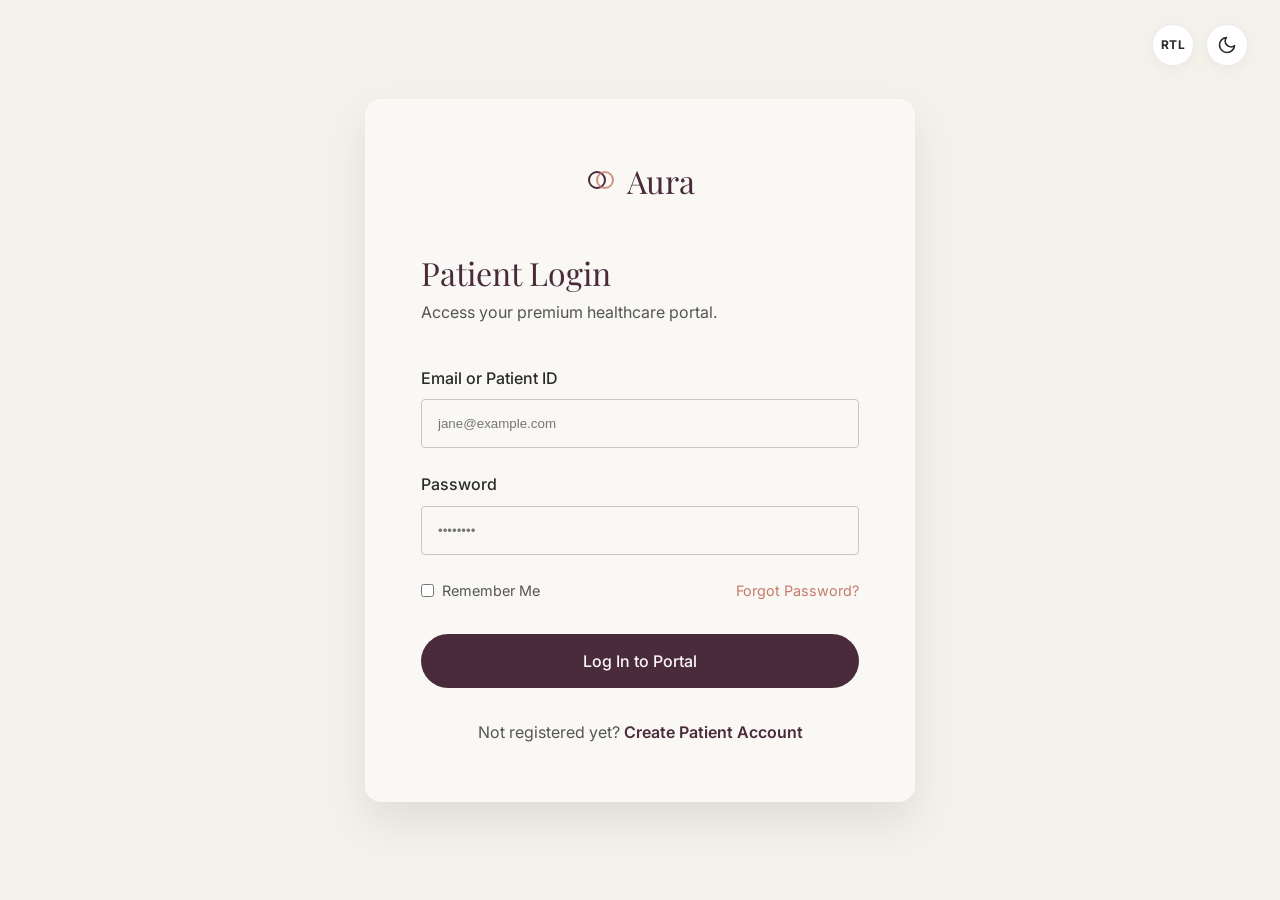
<file: login.html>
<!DOCTYPE html>
<html lang="en">
<head>
  <link rel="icon" type="image/svg+xml" href="favicon.svg">
  <meta charset="UTF-8">
  <meta name="viewport" content="width=device-width, initial-scale=1.0">
  <title>Patient Login | Aura</title>
  <link href="https://fonts.googleapis.com/css2?family=Inter:wght@300;400;500;600&family=Playfair+Display:wght@400;500;600&display=swap" rel="stylesheet">
  <link rel="stylesheet" href="styles.css?v=2">
  <style>
    body { background-color: var(--bg-secondary); }
    .auth-layout {
      display: flex;
      align-items: center;
      justify-content: center;
      min-height: 100vh;
      padding: 2rem;
    }
    .auth-image {
      background: linear-gradient(to top, rgba(43, 24, 35, 0.8) 0%, rgba(43, 24, 35, 0.2) 50%, rgba(0,0,0,0) 100%), url('assets/login_bg.jpg') center/cover;
      display: flex;
      flex-direction: column;
      justify-content: flex-end;
      padding: 4rem;
      color: white;
    }
    .auth-form-container {
      width: 100%;
      max-width: 550px;
      padding: 3.5rem;
      background-color: var(--bg-primary);
      border-radius: var(--radius-lg);
      box-shadow: 0 20px 40px rgba(0,0,0,0.08);
      position: relative;
    }
    .auth-form-wrapper {
      width: 100%;
    }
    .auth-logo {
      font-family: var(--font-serif);
      font-size: 2rem;
      color: var(--color-plum);
      margin-bottom: 3rem;
      display: block;
    }
    .auth-form-group {
      margin-bottom: 1.5rem;
    }
    .auth-label {
      display: block;
      margin-bottom: 0.5rem;
      font-weight: 500;
      color: var(--text-primary);
    }
    .auth-input {
      width: 100%;
      padding: 1rem;
      border: 1px solid var(--border-dark);
      border-radius: var(--radius-sm);
      background: transparent;
      color: var(--text-primary);
    }
    .auth-options {
      display: flex;
      justify-content: space-between;
      align-items: center;
      margin-bottom: 2rem;
      font-size: 0.9rem;
    }
    @media (max-width: 900px) {
      .auth-layout {
        grid-template-columns: 1fr;
        padding-top: 4.5rem;
        align-items: flex-start;
      }
      .auth-image { display: none; }
      .auth-form-container { padding: 2rem; }
    }
    @media (max-width: 480px) {
      .auth-layout { padding-inline: 1rem; }
      .auth-form-container { padding: 1.75rem 1.25rem; }
      .auth-options { font-size: 0.82rem; gap: 0.5rem; white-space: nowrap; }
    }
  </style>
</head>
<body>

  <div class="auth-top-actions">
    <button id="rtl-toggle" class="theme-toggle" aria-label="Toggle language direction" title="Switch language direction">
      <span class="rtl-text">RTL</span>
    </button>
    <button id="theme-toggle" class="theme-toggle" aria-label="Toggle dark mode" title="Toggle theme"></button>
  </div>

  <div class="auth-layout">
    
    <div class="auth-form-container">
      <div class="auth-form-wrapper">
        <a href="index.html" class="auth-logo" style="display: flex; align-items: center; justify-content: center; width: 100%;">
            <svg width="32" height="32" viewBox="0 0 32 32" fill="none" style="margin-inline-end: 0.6rem;">
              <circle cx="12" cy="16" r="8" stroke="currentColor" stroke-width="2"/>
              <circle cx="20" cy="16" r="8" stroke="var(--color-terracotta)" stroke-width="2" opacity="0.8"/>
            </svg>
            Aura
          </a>
        
        <h1 style="color: var(--color-plum); margin-bottom: 0.5rem;">Patient Login</h1>
        <p style="color: var(--text-secondary); margin-bottom: 2.5rem;">Access your premium healthcare portal.</p>
        
        <form action="dashboard.html">
          <div class="auth-form-group">
            <label class="auth-label">Email or Patient ID</label>
            <input type="text" class="auth-input" placeholder="jane@example.com" required>
          </div>
          <div class="auth-form-group">
            <label class="auth-label">Password</label>
            <input type="password" class="auth-input" placeholder="••••••••" required>
          </div>
          
          <div class="auth-options">
            <label style="display: flex; align-items: center; gap: 0.5rem; color: var(--text-secondary); cursor: pointer;">
              <input type="checkbox"> Remember Me
            </label>
            <a href="#" style="color: var(--color-terracotta);">Forgot Password?</a>
          </div>
          
          <button type="submit" class="btn btn-primary" style="width: 100%; margin-bottom: 2rem;">Log In to Portal</button>
          
          <p style="text-align: center; color: var(--text-secondary); white-space: nowrap; font-size: min(1rem, 3.1vw);">
            Not registered yet? <a href="signup.html" style="color: var(--color-plum); font-weight: 600;">Create Patient Account</a>
          </p>
        </form>
      </div>
    </div>
  </div>
  <script src="app.js"></script>
</body>
</html>
</file>
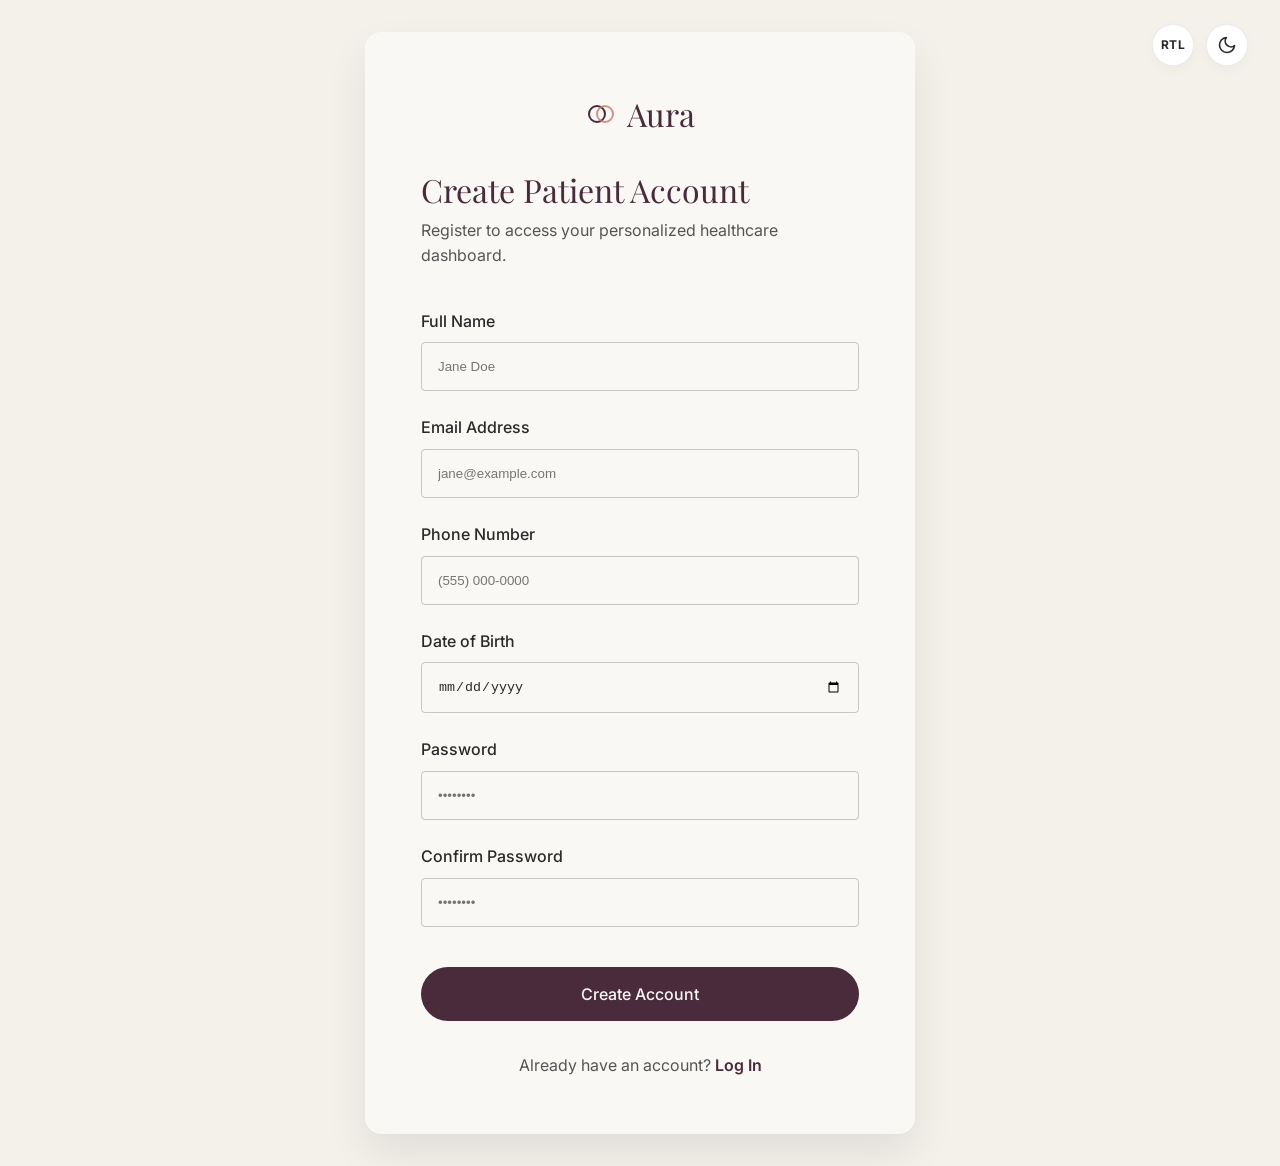
<file: signup.html>
<!DOCTYPE html>
<html lang="en">
<head>
  <link rel="icon" type="image/svg+xml" href="favicon.svg">
  <meta charset="UTF-8">
  <meta name="viewport" content="width=device-width, initial-scale=1.0">
  <title>Create Account | Aura</title>
  <link href="https://fonts.googleapis.com/css2?family=Inter:wght@300;400;500;600&family=Playfair+Display:wght@400;500;600&display=swap" rel="stylesheet">
  <link rel="stylesheet" href="styles.css?v=2">
  <style>
    body { background-color: var(--bg-secondary); }
    .auth-layout {
      display: flex;
      align-items: center;
      justify-content: center;
      min-height: 100vh;
      padding: 2rem;
    }
    .auth-image {
      background: url('assets/signup_bg.jpg') center/cover;
      display: flex;
      flex-direction: column;
      justify-content: flex-end;
      padding: 4rem;
      color: white;
      position: sticky;
      top: 0;
      height: 100vh;
    }
    .auth-form-container {
      width: 100%;
      max-width: 550px;
      padding: 3.5rem;
      background-color: var(--bg-primary);
      border-radius: var(--radius-lg);
      box-shadow: 0 20px 40px rgba(0,0,0,0.08);
      position: relative;
    }
    .auth-form-wrapper {
      width: 100%;
    }
    .auth-logo {
      font-family: var(--font-serif);
      font-size: 2rem;
      color: var(--color-plum);
      margin-bottom: 2rem;
      display: block;
    }
    .auth-form-group {
      margin-bottom: 1.5rem;
    }
    .auth-label {
      display: block;
      margin-bottom: 0.5rem;
      font-weight: 500;
      color: var(--text-primary);
    }
    .auth-input {
      width: 100%;
      padding: 1rem;
      border: 1px solid var(--border-dark);
      border-radius: var(--radius-sm);
      background: transparent;
      color: var(--text-primary);
    }
    .form-row {
      display: grid;
      grid-template-columns: 1fr 1fr;
      gap: 1rem;
    }
    @media (max-width: 900px) {
      .auth-layout {
        grid-template-columns: 1fr;
        padding-top: 4.5rem;
        align-items: flex-start;
      }
      .auth-image { display: none; }
      .auth-form-container { padding: 2rem; }
    }
  </style>
</head>
<body>

  <div class="auth-top-actions">
    <button id="rtl-toggle" class="theme-toggle" aria-label="Toggle language direction" title="Switch language direction">
      <span class="rtl-text">RTL</span>
    </button>
    <button id="theme-toggle" class="theme-toggle" aria-label="Toggle dark mode" title="Toggle theme"></button>
  </div>

  <div class="auth-layout">
    
    <div class="auth-form-container">
      <div class="auth-form-wrapper">
        <a href="index.html" class="auth-logo" style="display: flex; align-items: center; justify-content: center; width: 100%;">
            <svg width="32" height="32" viewBox="0 0 32 32" fill="none" style="margin-inline-end: 0.6rem;">
              <circle cx="12" cy="16" r="8" stroke="currentColor" stroke-width="2"/>
              <circle cx="20" cy="16" r="8" stroke="var(--color-terracotta)" stroke-width="2" opacity="0.8"/>
            </svg>
            Aura
          </a>
        
        <h1 style="color: var(--color-plum); margin-bottom: 0.5rem;">Create Patient Account</h1>
        <p style="color: var(--text-secondary); margin-bottom: 2.5rem;">Register to access your personalized healthcare dashboard.</p>
        
        <form action="dashboard.html">
          <div class="auth-form-group">
            <label class="auth-label">Full Name</label>
            <input type="text" class="auth-input" placeholder="Jane Doe" required>
          </div>
          
          <div class="auth-form-group">
            <label class="auth-label">Email Address</label>
            <input type="email" class="auth-input" placeholder="jane@example.com" required>
          </div>
          <div class="auth-form-group">
            <label class="auth-label">Phone Number</label>
            <input type="tel" class="auth-input" placeholder="(555) 000-0000" required>
          </div>
          
          <div class="auth-form-group">
            <label class="auth-label">Date of Birth</label>
            <input type="date" class="auth-input" required>
          </div>
          
          <div class="auth-form-group">
            <label class="auth-label">Password</label>
            <input type="password" class="auth-input" placeholder="••••••••" required>
          </div>
          <div class="auth-form-group">
            <label class="auth-label">Confirm Password</label>
            <input type="password" class="auth-input" placeholder="••••••••" required>
          </div>
          
          <button type="submit" class="btn btn-primary" style="width: 100%; margin-top: 1rem; margin-bottom: 2rem;">Create Account</button>
          
          <p style="text-align: center; color: var(--text-secondary); white-space: nowrap; font-size: min(1rem, 3.6vw);">
            Already have an account? <a href="login.html" style="color: var(--color-plum); font-weight: 600;">Log In</a>
          </p>
        </form>
      </div>
    </div>
  </div>
  <script src="app.js"></script>
</body>
</html>
</file>
<file: styles.css>
/* High-End Clinic Design System */

:root {
  /* Core Colors */
  --color-plum: #4a2b3c;
  --color-plum-light: #6a3e56;
  --color-plum-dark: #2b1823;
  --color-sand: #f4f0ea;
  --color-ivory: #faf8f5;
  --color-terracotta: #c47b6a;
  --color-charcoal: #2a2a2a;
  --color-copper: #b87333;
  
  /* Backgrounds */
  --bg-primary: var(--color-ivory);
  --bg-primary-rgb: 250, 248, 245;
  --bg-secondary: var(--color-sand);
  --bg-tertiary: #ffffff;
  --bg-accent: var(--color-plum);
  
  /* Text */
  --text-primary: var(--color-charcoal);
  --text-secondary: #555555;
  --text-light: var(--color-ivory);
  
  /* Borders */
  --border-light: rgba(0, 0, 0, 0.08);
  --border-dark: rgba(0, 0, 0, 0.2);
  
  /* Typography */
  --font-sans: 'Inter', -apple-system, BlinkMacSystemFont, sans-serif;
  --font-serif: 'Playfair Display', serif;
  
  /* Shadows */
  --shadow-sm: 0 4px 12px rgba(0, 0, 0, 0.03);
  --shadow-md: 0 8px 24px rgba(0, 0, 0, 0.06);
  --shadow-lg: 0 12px 32px rgba(0, 0, 0, 0.08);
  
  /* Radius */
  --radius-sm: 4px;
  --radius-md: 8px;
  --radius-lg: 16px;
  --radius-full: 9999px;
  
  /* Transitions */
  --transition-fast: 0.2s ease;
  --transition-smooth: 0.4s cubic-bezier(0.16, 1, 0.3, 1);
}

[data-theme="dark"] {
  /* Dark Mode Palette */
  --bg-primary: #121212;
  --bg-primary-rgb: 18, 18, 18;
  --bg-secondary: #1a1a1a;
  --bg-tertiary: #242424;
  
  --color-plum: #c98cad;
  
  --text-primary: var(--color-sand);
  --text-secondary: #aaaaaa;
  
  --border-light: rgba(255, 255, 255, 0.1);
  --border-dark: rgba(255, 255, 255, 0.2);
  
  --shadow-sm: 0 4px 12px rgba(0, 0, 0, 0.2);
  --shadow-md: 0 8px 24px rgba(0, 0, 0, 0.4);
}

/* Reset */
* {
  box-sizing: border-box;
  margin: 0;
  padding: 0;
}

html {
  font-size: 16px;
  scroll-behavior: smooth;
  overflow-x: hidden;
}

@media (max-width: 768px) {
  html {
    font-size: 14px;
  }
}

body {
  font-family: var(--font-sans);
  background-color: var(--bg-primary);
  color: var(--text-primary);
  line-height: 1.6;
  transition: background-color var(--transition-smooth), color var(--transition-smooth);
  overflow-x: hidden;
}

h1, h2, h3, h4, h5, h6 {
  font-family: var(--font-serif);
  font-weight: 400;
  line-height: 1.2;
  margin-bottom: 1rem;
}

a {
  color: inherit;
  text-decoration: none;
  transition: color var(--transition-fast);
}

ul {
  list-style: none;
}

img {
  max-width: 100%;
  display: block;
  object-fit: cover;
}

/* Layout Utilities */
.container {
  width: 100%;
  max-width: 1440px;
  margin: 0 auto;
  padding: 0 5%;
}

@media (max-width: 1024px) {
  .container {
    padding: 0 2rem;
  }
}

@media (max-width: 768px) {
  .container {
    padding: 0 1rem;
  }
}

.section {
  padding-top: 6rem;
  padding-bottom: 6rem;
}

.grid-2 {
  display: grid;
  grid-template-columns: 1fr 1fr;
  gap: 4rem;
}

/* Buttons */
.btn {
  display: inline-flex;
  align-items: center;
  justify-content: center;
  padding: 1rem 2rem;
  border-radius: var(--radius-full);
  font-family: var(--font-sans);
  font-weight: 500;
  font-size: 1rem;
  cursor: pointer;
  transition: all var(--transition-fast);
  border: 1px solid transparent;
  max-width: 100%;
  white-space: normal;
  text-align: center;
}

.btn-primary {
  background-color: var(--color-plum);
  color: var(--text-light);
}

.btn-primary:hover {
  background-color: var(--color-plum-light);
  transform: translateY(-2px);
}

.btn-secondary {
  background-color: transparent;
  color: var(--text-primary);
  border: 1px solid var(--border-dark);
}

.btn-secondary:hover {
  border-color: var(--color-plum);
  color: var(--color-plum);
}

/* Healthcare Clinic Topbar */
.clinic-topbar {
  background-color: var(--color-plum-dark);
  color: var(--color-ivory);
  font-size: 0.76rem;
  padding: 0.4rem 0;
  border-bottom: 1px solid rgba(255, 255, 255, 0.08);
  letter-spacing: 0.02em;
}

.clinic-topbar-inner {
  display: flex;
  justify-content: space-between;
  align-items: center;
  gap: 1rem;
}

.clinic-topbar-item {
  display: flex;
  align-items: center;
  gap: 0.45rem;
}

.clinic-topbar-item strong {
  color: #fff;
}

.clinic-topbar-badges {
  display: flex;
  align-items: center;
  gap: 1.25rem;
  opacity: 0.9;
}

.clinic-topbar-badges span {
  display: flex;
  align-items: center;
  gap: 0.35rem;
}

@media (max-width: 900px) {
  .clinic-topbar-badges .desktop-only {
    display: none;
  }
}

@media (max-width: 600px) {
  .clinic-topbar-badges {
    display: none;
  }
}

/* Navbar */
.navbar {
  position: fixed;
  top: 0;
  width: 100%;
  background-color: rgba(var(--bg-primary-rgb), 0.95);
  backdrop-filter: blur(16px);
  -webkit-backdrop-filter: blur(16px);
  z-index: 1000;
  border-bottom: 1px solid var(--border-light);
  padding: 0;
  transition: all var(--transition-smooth);
}

.navbar-inner {
  display: flex;
  justify-content: space-between;
  align-items: center;
  width: 100%;
  padding-top: 0.85rem;
  padding-bottom: 0.85rem;
  box-sizing: border-box;
}

.nav-brand {
  font-family: var(--font-serif);
  font-size: 1.4rem;
  font-weight: 600;
  color: var(--color-plum);
  letter-spacing: -0.02em;
  flex: 1;
  display: flex;
  align-items: center;
  text-decoration: none;
}

.nav-brand-sub {
  font-family: var(--font-sans);
  font-size: 0.65rem;
  font-weight: 700;
  letter-spacing: 0.08em;
  text-transform: uppercase;
  color: var(--color-terracotta);
}

/* Healthcare Trust Strip */
.clinic-trust-strip {
  background-color: var(--bg-tertiary);
  border-bottom: 1px solid var(--border-light);
  border-top: 1px solid var(--border-light);
  padding: 1.5rem 0;
  box-shadow: var(--shadow-sm);
}

.trust-strip-inner {
  display: grid;
  grid-template-columns: repeat(4, 1fr);
  gap: 1.5rem;
}

.trust-strip-item {
  display: flex;
  align-items: flex-start;
  gap: 0.85rem;
}

.trust-strip-item svg {
  color: var(--color-plum);
  flex-shrink: 0;
  margin-top: 0.2rem;
}

.trust-strip-item strong {
  display: block;
  font-size: 0.92rem;
  color: var(--text-primary);
  line-height: 1.3;
}

.trust-strip-item span {
  display: block;
  font-size: 0.78rem;
  color: var(--text-secondary);
  line-height: 1.4;
  margin-top: 0.2rem;
}

@media (max-width: 992px) {
  .trust-strip-inner {
    grid-template-columns: repeat(2, 1fr);
    gap: 1.25rem;
  }
}

@media (max-width: 580px) {
  .trust-strip-inner {
    grid-template-columns: 1fr;
    gap: 1rem;
  }
}

.nav-links {
  display: flex;
  gap: 2.5rem;
  align-items: center;
  justify-content: center;
}

.nav-actions {
  flex: 1;
  display: flex;
  gap: 0.85rem;
  align-items: center;
  justify-content: flex-end;
}

.nav-link {
  font-size: 0.85rem;
  font-weight: 600;
  text-transform: uppercase;
  letter-spacing: 0.08em;
  color: var(--text-primary);
  transition: color var(--transition-fast);
}

.nav-link:hover {
  color: var(--color-terracotta);
}

.navbar .btn {
  height: 42px;
  min-height: 42px;
  padding: 0 1.5rem !important;
  font-size: 0.85rem;
  text-transform: uppercase;
  letter-spacing: 0.08em;
  font-weight: 600;
  border-radius: var(--radius-full);
  white-space: nowrap !important;
  display: inline-flex;
  align-items: center;
  justify-content: center;
  box-sizing: border-box;
}

/* Hamburger Menu */
.hamburger {
  display: none;
  background-color: var(--bg-tertiary);
  border: 1px solid var(--border-light);
  cursor: pointer;
  color: var(--text-primary);
  align-items: center;
  justify-content: center;
  width: 42px;
  height: 42px;
  min-width: 42px;
  min-height: 42px;
  border-radius: var(--radius-full);
  transition: all var(--transition-fast);
  box-sizing: border-box;
}

.hamburger:hover {
  color: var(--color-plum);
  border-color: var(--color-plum);
}

@media (max-width: 900px) {
  .nav-actions {
    gap: 0.5rem;
  }
  
  .hamburger {
    display: flex;
  }
  
  .nav-links {
    position: fixed;
    top: 90px; /* Navbar + Clinic Topbar height */
    inset-inline-start: 0;
    width: 100%;
    height: calc(100vh - 90px);
    background-color: var(--bg-primary);
    flex-direction: column;
    justify-content: flex-start;
    align-items: flex-start;
    gap: 0.5rem;
    padding: 2rem 1.5rem;
    transform: translateX(100%);
    transition: transform var(--transition-smooth);
    z-index: 999;
  }
  
  .nav-links.active {
    transform: translateX(0);
  }
  
  .nav-link {
    font-size: 1.1rem;
    width: 100%;
    padding: 1rem;
    border-radius: var(--radius-md);
    text-transform: none;
    letter-spacing: normal;
    text-align: left;
  }
  
  /* Highlight effect for active or hovered links in mobile */
  .nav-link:hover,
  .nav-link[style*="color"] {
    background-color: var(--bg-secondary);
  }
}

/* Footer */
.footer {
  background-color: var(--color-plum-dark);
  color: var(--text-light);
  padding: 6rem 5% 2rem;
}

.footer-grid {
  display: grid;
  grid-template-columns: 2fr 1fr 1fr 1.5fr;
  gap: 2rem;
}

@media (max-width: 1024px) {
  .footer-grid {
    grid-template-columns: 1fr 1fr;
    gap: 3rem;
  }
}

@media (max-width: 600px) {
  .footer-grid {
    grid-template-columns: 1fr;
    gap: 2rem;
  }
}

/* Theme & RTL Controls - Circular Button Containers */
.theme-toggle {
  background-color: var(--bg-tertiary);
  border: 1px solid var(--border-light);
  cursor: pointer;
  color: var(--text-primary);
  display: inline-flex;
  align-items: center;
  justify-content: center;
  width: 42px;
  height: 42px;
  min-width: 42px;
  min-height: 42px;
  border-radius: var(--radius-full);
  box-shadow: var(--shadow-sm);
  transition: all var(--transition-fast);
  padding: 0;
  flex-shrink: 0;
  box-sizing: border-box;
}

.theme-toggle:hover {
  color: var(--color-plum);
  border-color: var(--color-plum);
  background-color: var(--bg-secondary);
  transform: translateY(-2px);
  box-shadow: var(--shadow-md);
}

.theme-toggle svg {
  display: block;
}

/* RTL Text Icon */
.rtl-text {
  font-family: var(--font-sans);
  font-size: 0.75rem;
  font-weight: 700;
  letter-spacing: 0.05em;
  line-height: 1;
  text-transform: uppercase;
  user-select: none;
}

/* Auth Top Actions & Layout */
.auth-top-actions {
  position: fixed;
  top: 1.5rem;
  inset-inline-end: 2rem;
  display: flex;
  align-items: center;
  gap: 0.75rem;
  z-index: 1000;
}

@media (max-width: 900px) {
  .auth-layout {
    padding-top: 4.5rem !important;
    align-items: flex-start !important;
  }
  .auth-top-actions {
    top: 1rem;
    inset-inline-end: 1rem;
  }
}

/* Back to Top */
.back-to-top {
  position: fixed;
  bottom: 2rem;
  inset-inline-end: 2rem;
  width: 50px;
  height: 50px;
  background-color: var(--color-plum);
  color: white;
  border-radius: 50%;
  display: flex;
  align-items: center;
  justify-content: center;
  cursor: pointer;
  opacity: 0;
  visibility: hidden;
  transition: all var(--transition-smooth);
  box-shadow: var(--shadow-md);
  z-index: 999;
  border: none;
}

.back-to-top.visible {
  opacity: 1;
  visibility: visible;
}

.back-to-top:hover {
  transform: translateY(-5px);
  background-color: var(--color-plum-light);
}

/* Dashboard Specific Styles */
.dashboard-layout {
  display: flex;
  height: 100vh;
  overflow: hidden;
}

.dashboard-sidebar {
  width: 280px;
  background-color: var(--bg-tertiary);
  border-inline-end: 1px solid var(--border-light);
  display: flex;
  flex-direction: column;
  padding: 2rem 0;
}

.dashboard-main {
  flex: 1;
  overflow-y: auto;
  padding: 2rem;
  background-color: var(--bg-primary);
}

/* Responsive */
@media (max-width: 1024px) {
  .btn {
    white-space: nowrap !important;
  }
}

@media (max-width: 768px) {
  .grid-2 {
    grid-template-columns: 1fr;
  }
  
  .dashboard-layout {
    flex-direction: column;
  }
  
  .dashboard-sidebar {
    width: 100%;
    height: auto;
    border-inline-end: none;
    border-bottom: 1px solid var(--border-light);
    padding: 1rem;
  }
  
  .btn {
    white-space: nowrap !important;
  }
}

/* Footer Links Hover Effects */
.footer-link {
  color: inherit;
  text-decoration: none;
  transition: color 0.3s ease;
}
.footer-link:hover {
  color: var(--color-terracotta) !important;
}
.social-icon {
  color: inherit;
  opacity: 0.8;
  transition: color 0.3s ease, transform 0.3s ease, opacity 0.3s ease;
}
.social-icon:hover {
  color: var(--color-terracotta) !important;
  transform: translateY(-2px);
  opacity: 1 !important;
}


@media (max-width: 1150px) {
  .nav-links { gap: 1rem; }
  .nav-link { font-size: 0.75rem; letter-spacing: 0.05em; }
  .navbar .btn { padding: 0 1.1rem !important; font-size: 0.75rem; height: 42px; min-height: 42px; }
  .nav-actions { gap: 0.6rem; }
  .nav-brand { font-size: 1.2rem; }
}

/* Tablet & Mobile corner breathing room for Navbar and Topbar */
@media (max-width: 1024px) {
  .clinic-topbar-inner,
  .navbar-inner {
    padding-inline: 1.75rem !important;
  }
}

@media (max-width: 768px) {
  .clinic-topbar-inner,
  .navbar-inner {
    padding-inline: 1.25rem !important;
  }
  .nav-actions {
    gap: 0.5rem;
  }
}

@media (max-width: 480px) {
  .clinic-topbar-inner,
  .navbar-inner {
    padding-inline: 1rem !important;
  }
  .nav-brand svg {
    width: 28px;
    height: 28px;
    margin-inline-end: 0.45rem !important;
  }
  .nav-brand {
    font-size: 1.1rem;
  }
  .nav-brand-sub {
    font-size: 0.58rem;
    letter-spacing: 0.05em;
  }
  .nav-actions {
    gap: 0.35rem;
  }
  .theme-toggle,
  .hamburger {
    width: 38px;
    height: 38px;
    min-width: 38px;
    min-height: 38px;
  }
}

[data-theme="dark"] .btn-primary {
  background-color: var(--color-plum);
  color: #1a0f16;
  font-weight: 600;
}

[data-theme="dark"] .btn-primary:hover {
  background-color: #d6a1be;
  color: #1a0f16;
}

/* Clinical Healthcare Components & Utilities */
.section-header-center {
  text-align: center;
  max-width: 800px;
  margin: 0 auto 3rem;
}

.section-header-center .hero-eyebrow {
  display: inline-block;
  font-size: 0.85rem;
  font-weight: 700;
  color: var(--color-terracotta);
  text-transform: uppercase;
  letter-spacing: 0.1em;
  margin-bottom: 0.75rem;
}

.section-header-center h2 {
  font-size: clamp(2.2rem, 4vw, 2.8rem);
  color: var(--color-plum);
  margin-bottom: 1rem;
  line-height: 1.2;
}

.section-header-center p {
  color: var(--text-secondary);
  font-size: 1.1rem;
  line-height: 1.7;
  margin: 0 auto;
}

.section-cta-center {
  display: flex;
  justify-content: center;
  align-items: center;
  gap: 1.25rem;
  flex-wrap: wrap;
  margin-top: 3.5rem;
  text-align: center;
}

/* Conditions Grid */
.conditions-grid {
  display: grid;
  grid-template-columns: repeat(3, 1fr);
  gap: 2rem;
}

@media (max-width: 992px) {
  .conditions-grid {
    grid-template-columns: repeat(2, 1fr);
  }
}

@media (max-width: 640px) {
  .conditions-grid {
    grid-template-columns: 1fr;
  }
}

.condition-card {
  background: var(--bg-tertiary);
  border: 1px solid var(--border-light);
  border-radius: var(--radius-lg);
  overflow: hidden;
  box-shadow: var(--shadow-sm);
  transition: transform var(--transition-smooth), box-shadow var(--transition-smooth), border-color var(--transition-smooth);
  display: flex;
  flex-direction: column;
}

.condition-card:hover {
  transform: translateY(-5px);
  box-shadow: var(--shadow-lg);
  border-color: var(--color-plum-light);
}

.condition-img-box {
  position: relative;
  height: 200px;
  overflow: hidden;
  background: var(--bg-secondary);
}

.condition-img {
  width: 100%;
  height: 100%;
  object-fit: cover;
  transition: transform 0.6s cubic-bezier(0.16, 1, 0.3, 1);
}

.condition-card:hover .condition-img {
  transform: scale(1.05);
}

.condition-badge {
  position: absolute;
  top: 1rem;
  inset-inline-start: 1rem;
  background: rgba(43, 24, 35, 0.88);
  color: #fff;
  font-size: 0.72rem;
  font-weight: 600;
  padding: 0.3rem 0.75rem;
  border-radius: var(--radius-full);
  text-transform: uppercase;
  letter-spacing: 0.05em;
  backdrop-filter: blur(6px);
}

.condition-body {
  padding: 1.75rem;
  display: flex;
  flex-direction: column;
  flex: 1;
}

.condition-body h3 {
  font-size: 1.35rem;
  color: var(--color-plum);
  margin-bottom: 0.6rem;
  font-family: var(--font-serif);
}

.condition-body p {
  color: var(--text-secondary);
  font-size: 0.94rem;
  line-height: 1.6;
  margin-bottom: 1.25rem;
}

.symptoms-tag-list {
  display: flex;
  flex-wrap: wrap;
  gap: 0.4rem;
  margin-bottom: 1.5rem;
}

.symptom-tag {
  background: var(--bg-secondary);
  color: var(--text-primary);
  border: 1px solid var(--border-light);
  padding: 0.25rem 0.6rem;
  border-radius: var(--radius-full);
  font-size: 0.75rem;
  font-weight: 500;
}

.condition-footer {
  margin-top: auto;
  padding-top: 1rem;
  border-top: 1px solid var(--border-light);
  display: flex;
  justify-content: space-between;
  align-items: center;
}

/* Image-Free Condition Card Variant */
.condition-card-clean {
  padding: 2rem;
}

.condition-clean-top {
  display: flex;
  justify-content: space-between;
  align-items: center;
  margin-bottom: 1.25rem;
}

.condition-clean-icon {
  width: 48px;
  height: 48px;
  border-radius: var(--radius-md);
  background: var(--bg-secondary);
  color: var(--color-plum);
  display: flex;
  align-items: center;
  justify-content: center;
  border: 1px solid var(--border-light);
}

.condition-badge-clean {
  background: rgba(196, 123, 106, 0.12);
  color: var(--color-terracotta);
  font-size: 0.72rem;
  font-weight: 700;
  padding: 0.35rem 0.75rem;
  border-radius: var(--radius-full);
  text-transform: uppercase;
  letter-spacing: 0.05em;
  border: 1px solid rgba(196, 123, 106, 0.25);
}

/* Procedural & Clinical Service Cards (Clean & Image-Free) */
.card-grid {
  display: grid;
  grid-template-columns: repeat(2, 1fr);
  gap: 2rem;
}

@media (max-width: 860px) {
  .card-grid {
    grid-template-columns: 1fr;
  }
}

.service-card {
  background: var(--bg-tertiary);
  border: 1px solid var(--border-light);
  border-radius: var(--radius-lg);
  padding: 2.25rem 2rem;
  box-shadow: var(--shadow-sm);
  display: flex;
  flex-direction: column;
  transition: transform var(--transition-smooth), box-shadow var(--transition-smooth), border-color var(--transition-smooth);
  position: relative;
}

.service-card:hover {
  transform: translateY(-5px);
  box-shadow: var(--shadow-lg);
  border-color: var(--color-plum-light);
}

.service-card-header {
  display: flex;
  align-items: flex-start;
  justify-content: space-between;
  margin-bottom: 1.25rem;
  gap: 1rem;
}

.service-card-icon {
  width: 52px;
  height: 52px;
  border-radius: var(--radius-md);
  background: var(--bg-secondary);
  color: var(--color-plum);
  display: flex;
  align-items: center;
  justify-content: center;
  border: 1px solid var(--border-light);
  flex-shrink: 0;
}

.service-card-badge {
  font-size: 0.72rem;
  font-weight: 700;
  text-transform: uppercase;
  letter-spacing: 0.05em;
  padding: 0.3rem 0.75rem;
  border-radius: var(--radius-full);
  background: rgba(196, 123, 106, 0.12);
  color: var(--color-terracotta);
  border: 1px solid rgba(196, 123, 106, 0.25);
}

.service-card h3 {
  font-size: 1.45rem;
  color: var(--color-plum);
  margin-bottom: 0.75rem;
  font-family: var(--font-serif);
  line-height: 1.25;
}

.service-card p {
  color: var(--text-secondary);
  font-size: 0.95rem;
  line-height: 1.65;
  margin-bottom: 1.5rem;
}

.service-card-features {
  list-style: none;
  padding: 0;
  margin: 0 0 1.75rem 0;
  display: flex;
  flex-direction: column;
  gap: 0.5rem;
}

.service-card-features li {
  display: flex;
  align-items: center;
  gap: 0.6rem;
  font-size: 0.86rem;
  color: var(--text-secondary);
}

.service-card-features li svg {
  color: var(--color-terracotta);
  flex-shrink: 0;
}

.service-card-footer {
  margin-top: auto;
  padding-top: 1.25rem;
  border-top: 1px solid var(--border-light);
  display: flex;
  justify-content: space-between;
  align-items: center;
}

/* Facilities Cards */
.facilities-grid {
  display: grid;
  grid-template-columns: repeat(auto-fit, minmax(270px, 1fr));
  gap: 2rem;
}

.facility-card {
  background: var(--bg-tertiary);
  border: 1px solid var(--border-light);
  border-radius: var(--radius-lg);
  padding: 1.5rem;
  box-shadow: var(--shadow-sm);
  transition: transform var(--transition-fast), box-shadow var(--transition-fast);
  display: flex;
  flex-direction: column;
}

.facility-card:hover {
  transform: translateY(-4px);
  box-shadow: var(--shadow-md);
}

.facility-img-box {
  width: 100%;
  height: 185px;
  border-radius: var(--radius-md);
  overflow: hidden;
  margin-bottom: 1.35rem;
  border: 1px solid var(--border-light);
  background: var(--bg-secondary);
  position: relative;
}

.facility-img {
  width: 100%;
  height: 100%;
  object-fit: cover;
  transition: transform var(--transition-smooth);
  display: block;
}

.facility-card:hover .facility-img {
  transform: scale(1.05);
}

.facility-icon-box {
  width: 52px;
  height: 52px;
  border-radius: var(--radius-md);
  background: var(--bg-secondary);
  color: var(--color-plum);
  display: flex;
  align-items: center;
  justify-content: center;
  margin-bottom: 1.5rem;
  border: 1px solid var(--border-light);
}

.facility-card h3 {
  font-size: 1.25rem;
  color: var(--color-plum);
  margin-bottom: 0.75rem;
  font-family: var(--font-serif);
  line-height: 1.35;
  min-height: 3.4rem;
  display: flex;
  align-items: flex-start;
}

.facility-card p {
  font-size: 0.92rem;
  color: var(--text-secondary);
  line-height: 1.6;
  margin: 0;
  flex-grow: 1;
}

/* Patient Care Process Steps */
.process-steps-grid {
  display: grid;
  grid-template-columns: repeat(5, 1fr);
  gap: 1.5rem;
}

@media (max-width: 1100px) {
  .process-steps-grid {
    grid-template-columns: repeat(3, 1fr);
  }
}

@media (max-width: 768px) {
  .process-steps-grid {
    grid-template-columns: 1fr;
  }
}

.process-step-card {
  background: var(--bg-tertiary);
  border: 1px solid var(--border-light);
  border-radius: var(--radius-lg);
  padding: 2rem 1.25rem;
  text-align: center;
  box-shadow: var(--shadow-sm);
  display: flex;
  flex-direction: column;
  position: relative;
}

.step-badge {
  width: 44px;
  height: 44px;
  border-radius: 50%;
  background: var(--color-plum);
  color: #fff;
  font-weight: 700;
  font-size: 1.15rem;
  display: flex;
  align-items: center;
  justify-content: center;
  margin: 0 auto 1.25rem;
}

.process-step-card h3 {
  font-size: 1.15rem;
  color: var(--color-plum);
  margin-bottom: 0.75rem;
  font-family: var(--font-serif);
}

.process-step-card p {
  font-size: 0.88rem;
  color: var(--text-secondary);
  line-height: 1.6;
  margin: 0;
}

/* FAQ Accordion */
.faq-accordion {
  max-width: 860px;
  margin: 0 auto;
}

.faq-card {
  background: var(--bg-tertiary);
  border: 1px solid var(--border-light);
  border-radius: var(--radius-md);
  margin-bottom: 1rem;
  overflow: hidden;
  transition: border-color var(--transition-fast);
}

.faq-card:hover {
  border-color: var(--color-plum-light);
}

.faq-card summary {
  padding: 1.35rem 1.75rem;
  font-weight: 600;
  cursor: pointer;
  list-style: none;
  display: flex;
  justify-content: space-between;
  align-items: center;
  font-size: 1.1rem;
  color: var(--color-plum);
  font-family: var(--font-serif);
}

.faq-card summary::-webkit-details-marker {
  display: none;
}

.faq-card summary::after {
  content: '+';
  font-size: 1.6rem;
  font-weight: 400;
  color: var(--color-terracotta);
  transition: transform var(--transition-fast);
  margin-inline-start: 1rem;
}

.faq-card[open] summary::after {
  content: '−';
}

.faq-content {
  padding: 0 1.75rem 1.75rem;
  color: var(--text-secondary);
  line-height: 1.75;
  font-size: 0.98rem;
  border-top: 1px solid var(--border-light);
  padding-top: 1rem;
}

/* Equal-size Hero CTA buttons in mobile view across all pages */
@media (max-width: 768px) {
  .hero-actions,
  .services-hero-cta,
  .doctors-hero-actions {
    display: flex !important;
    flex-direction: column !important;
    align-items: center !important;
    gap: 0.85rem !important;
    width: 100% !important;
    max-width: 320px !important;
    margin-inline: auto !important;
  }

  .hero-actions .btn,
  .services-hero-cta .btn,
  .doctors-hero-actions .btn {
    width: 100% !important;
    text-align: center !important;
    justify-content: center !important;
    box-sizing: border-box !important;
    padding: 0.95rem 1.5rem !important;
  }
}

/* Tablet View: center orphan cards in 3-column grids (last row with 1 or 2 cards) */
@media (min-width: 769px) and (max-width: 1024px) {
  .process-steps-grid {
    display: flex;
    flex-wrap: wrap;
    justify-content: center;
    gap: 1.5rem;
  }

  .process-steps-grid > .process-step-card {
    flex: 0 0 calc((100% - 3rem) / 3);
    max-width: calc((100% - 3rem) / 3);
  }
}

/* All devices: card images flush to top/left/right edges; spacing only below the image */
.facility-card {
  padding: 0;
  overflow: hidden;
}

.facility-img-box {
  border: 0;
  border-radius: 0;
}

.facility-card h3,
.facility-card p {
  padding-inline: 1.5rem;
}

.facility-card p {
  padding-bottom: 1.5rem;
}

.card-grid[style] > .service-card {
  padding: 0 !important;
  overflow: hidden;
}

/* Image service cards: flush image, aligned heading zone so subtext starts at the same line */
.card-grid:not([style]) > .service-card:has(> img) {
  padding: 0;
  overflow: hidden;
  display: flex;
  flex-direction: column;
}

.card-grid:not([style]) > .service-card:has(> img) > img {
  width: 100% !important;
  border-radius: 0 !important;
  margin: 0 0 1.5rem !important;
  flex-shrink: 0;
}

.card-grid:not([style]) > .service-card:has(> img) > :not(img) {
  margin-inline: 2.5rem;
}

.card-grid:not([style]) > .service-card:has(> img) > div:last-child {
  margin-bottom: 2.5rem;
}

@media (min-width: 651px) {
  .card-grid:not([style]) > .service-card:has(> img) > h3 {
    min-height: 3.6rem;
  }
}

.card-grid[style] > .service-card > img {
  width: 100% !important;
  height: 260px !important;
  border-radius: 0 !important;
  border: 0 !important;
  box-shadow: none !important;
  margin: 0 0 1.5rem !important;
  object-fit: cover;
  object-position: center 20%;
}

.card-grid[style] > .service-card > :not(img) {
  margin-inline: 2rem;
}

.card-grid[style] > .service-card > div:last-child {
  margin-bottom: 2rem;
}


@media (min-width: 938px) and (max-width: 1024px) {
  .facilities-grid {
    display: flex;
    flex-wrap: wrap;
    justify-content: center;
  }

  .facilities-grid > .facility-card {
    flex: 0 0 calc((100% - 4rem) / 3);
    max-width: calc((100% - 4rem) / 3);
  }
}
</file>
